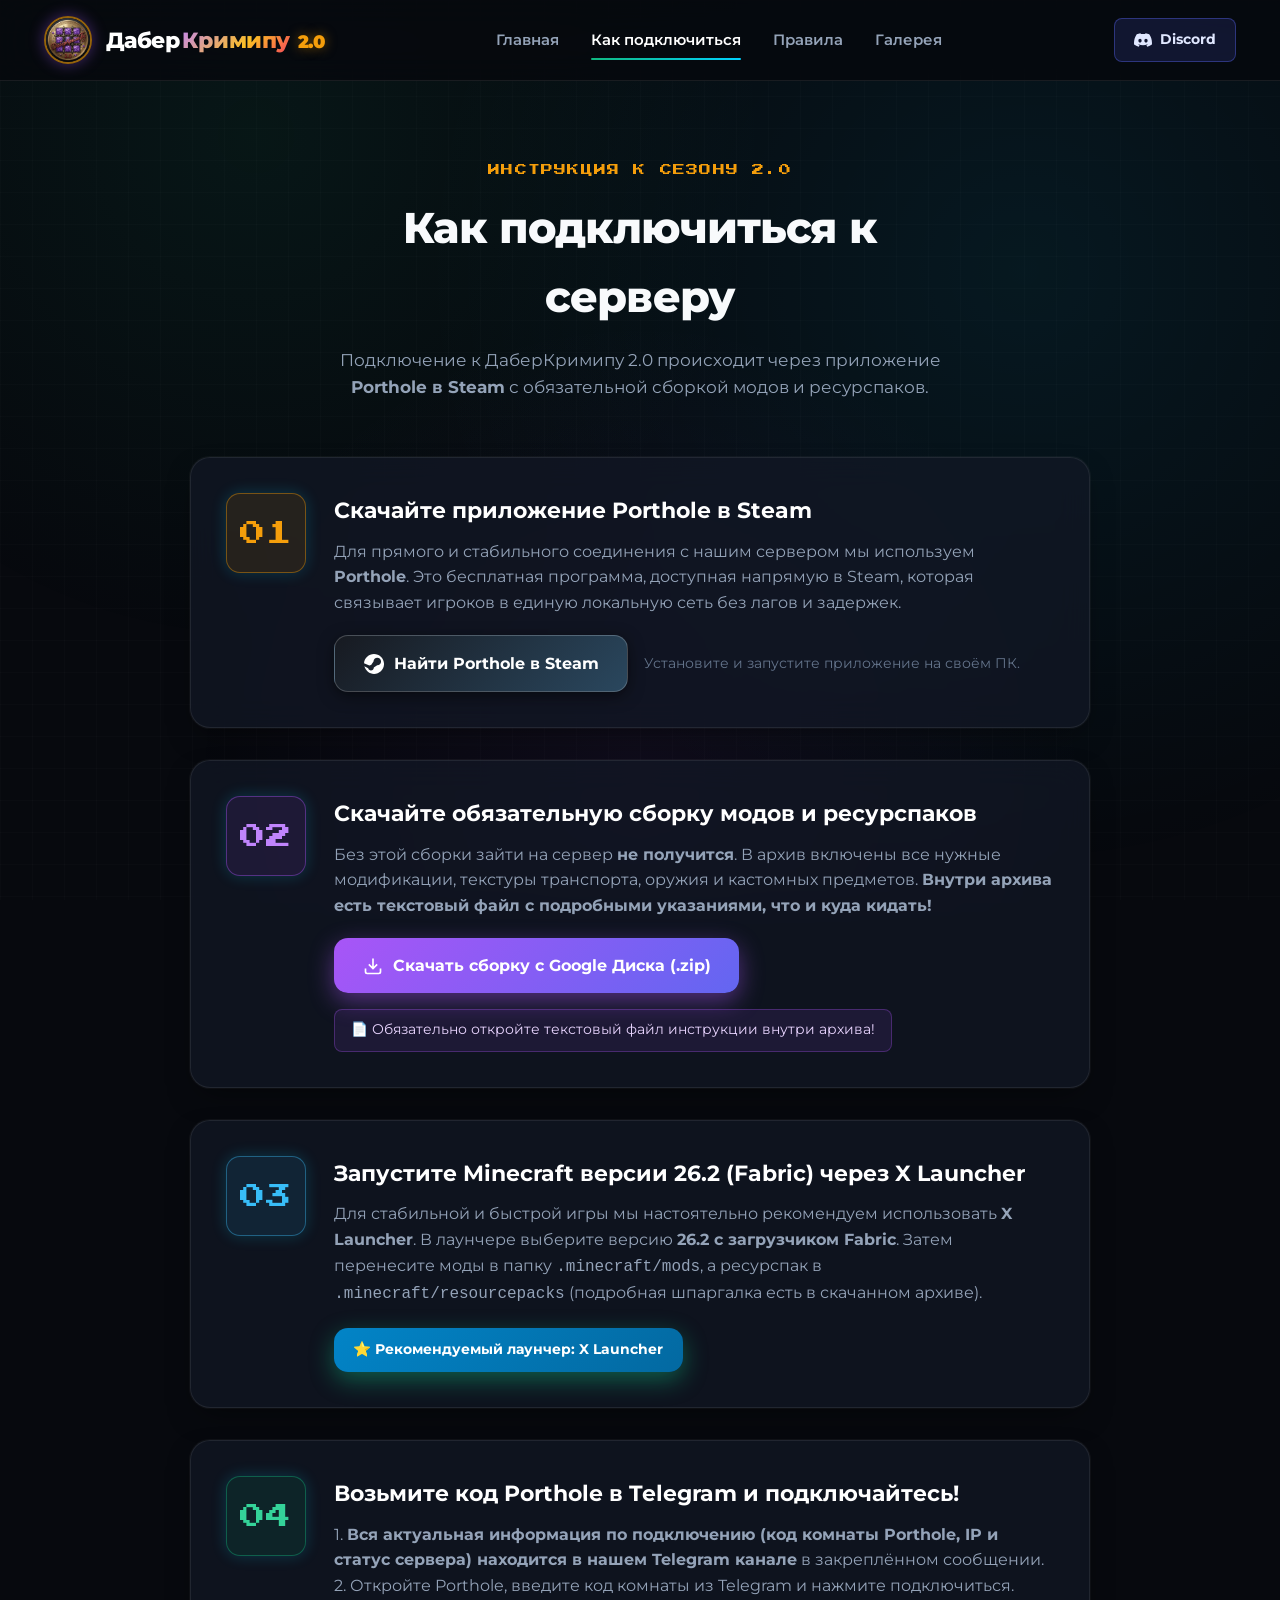
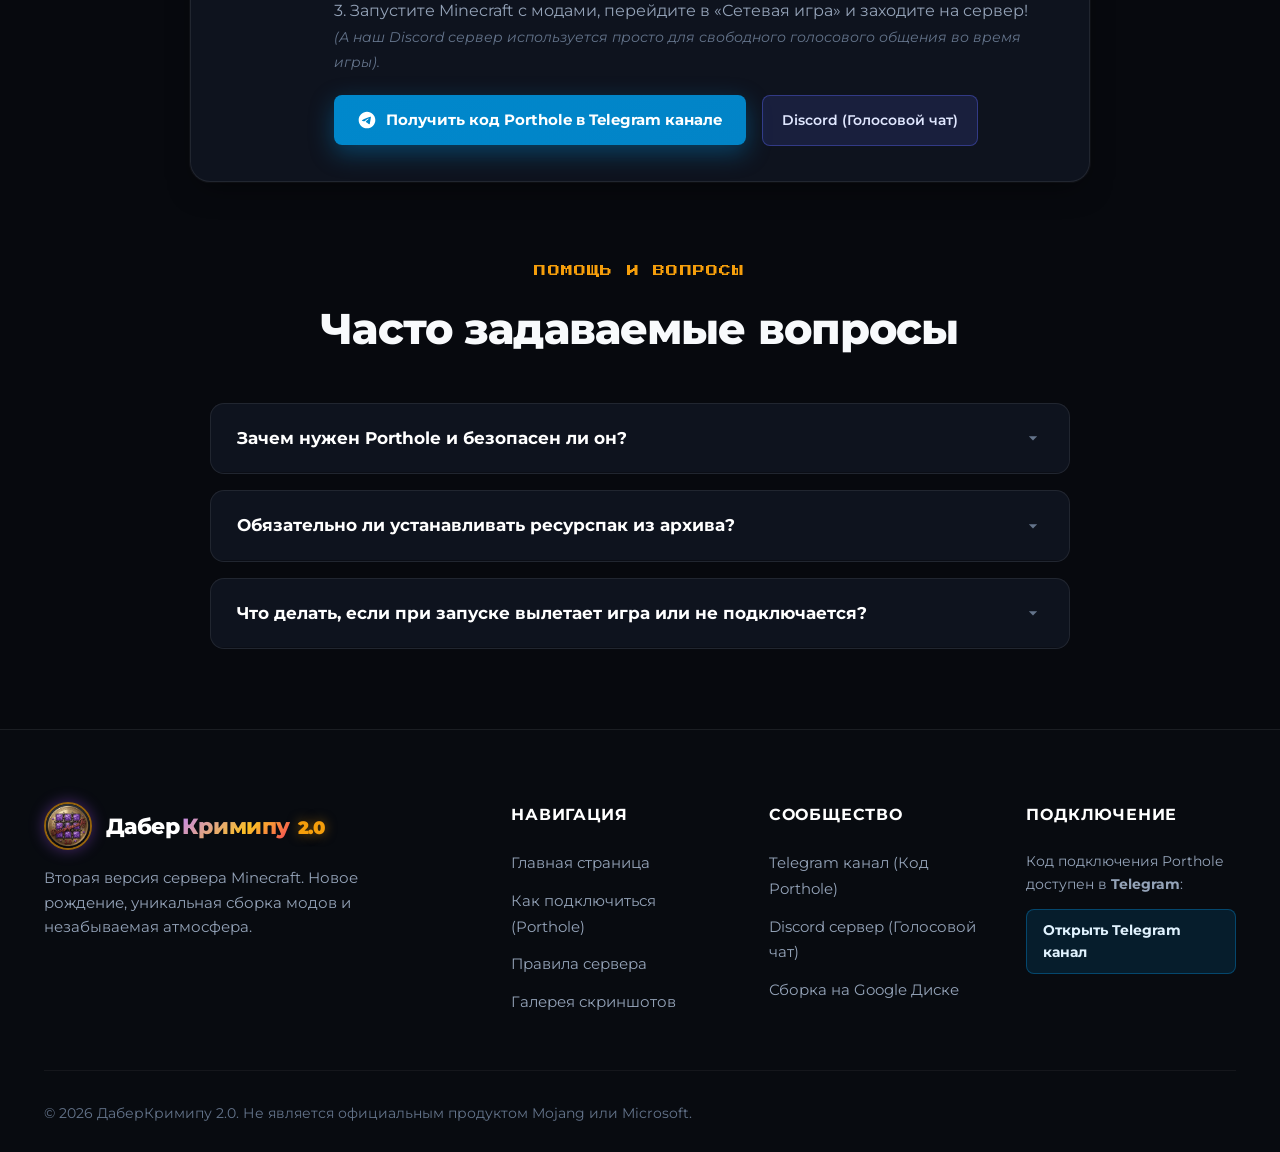
<file: pages/how-to-play.html>
<!DOCTYPE html>
<html lang="ru">
<head>
  <meta charset="UTF-8">
  <meta name="viewport" content="width=device-width, initial-scale=1.0">
  <title>Как подключиться к серверу — ДаберКримипу 2.0</title>
  <meta name="description" content="Пошаговая инструкция по подключению к серверу ДаберКримипу 2.0. Скачивание Porthole в Steam, сборка модов на Google Диске и Fabric 26.2.">
  
  <link rel="icon" type="image/jpeg" href="../assets/images/logo.jpg">
  <link rel="stylesheet" href="../assets/css/styles.css">
</head>
<body>

  <!-- ===================================================================
       ШАПКА САЙТА (HEADER / NAVBAR)
  =================================================================== -->
  <header class="site-header">
    <div class="container header-inner">
      <a href="../index.html" class="brand-logo">
        <img src="../assets/images/logo.jpg" alt="ДаберКримипу 2.0" class="brand-icon">
        <div class="brand-name">Дабер<span class="brand-highlight">Кримипу</span> <span class="brand-ver">2.0</span></div>
      </a>

      <nav class="nav-menu" id="navMenu">
        <a href="../index.html" class="nav-link">Главная</a>
        <a href="how-to-play.html" class="nav-link active">Как подключиться</a>
        <a href="rules.html" class="nav-link">Правила</a>
        <a href="gallery.html" class="nav-link">Галерея</a>
      </nav>

      <div class="header-actions">
        <a href="https://discord.gg/kkFQBQvndr" target="_blank" rel="noopener" class="btn-discord" style="padding: 0.65rem 1.2rem; font-size: 0.85rem; font-weight: 700; border-radius: var(--radius-sm); display: flex; align-items: center; gap: 0.5rem;">
          <svg width="18" height="18" viewBox="0 0 24 24" fill="currentColor">
            <path d="M20.317 4.37a19.791 19.791 0 0 0-4.885-1.515.074.074 0 0 0-.079.037c-.21.375-.444.864-.608 1.25a18.27 18.27 0 0 0-5.487 0 12.64 12.64 0 0 0-.617-1.25.077.077 0 0 0-.079-.037A19.736 19.736 0 0 0 3.677 4.37a.07.07 0 0 0-.032.027C.533 9.046-.32 13.58.099 18.057a.082.082 0 0 0 .031.057 19.9 19.9 0 0 0 5.993 3.03.078.078 0 0 0 .084-.028c.462-.63.874-1.295 1.226-1.994.021-.041.001-.09-.041-.106a13.107 13.107 0 0 1-1.872-.892.077.077 0 0 1-.008-.128 10.2 10.2 0 0 0 .372-.292.074.074 0 0 1 .077-.01c3.929 1.793 8.18 1.793 12.061 0a.074.074 0 0 1 .078.01c.12.098.246.198.373.292a.077.077 0 0 1-.006.127 12.299 12.299 0 0 1-1.873.893.077.077 0 0 0-.041.107c.36.698.772 1.362 1.225 1.993a.076.076 0 0 0 .084.028 19.839 19.839 0 0 0 6.002-3.03.077.077 0 0 0 .032-.054c.5-5.177-.838-9.674-3.549-13.66a.061.061 0 0 0-.031-.028zM8.02 15.33c-1.183 0-2.157-1.085-2.157-2.419 0-1.333.956-2.419 2.157-2.419 1.21 0 2.176 1.096 2.157 2.42 0 1.333-.956 2.418-2.157 2.418zm7.975 0c-1.183 0-2.157-1.085-2.157-2.419 0-1.333.955-2.419 2.157-2.419 1.21 0 2.176 1.096 2.157 2.42 0 1.333-.946 2.418-2.157 2.418z"/>
          </svg>
          Discord
        </a>

        <button class="mobile-toggle" aria-label="Открыть меню" aria-expanded="false">
          <span></span>
          <span></span>
          <span></span>
        </button>
      </div>
    </div>
  </header>

  <!-- ===================================================================
       ОСНОВНОЙ КОНТЕНТ (ИНСТРУКЦИЯ ПОДКЛЮЧЕНИЯ)
  =================================================================== -->
  <main class="section">
    <div class="container">
      <div class="section-header">
        <span class="section-tag" style="color: var(--gold);">ИНСТРУКЦИЯ К СЕЗОНУ 2.0</span>
        <h1 class="section-title">Как подключиться к серверу</h1>
        <p class="section-desc">
          Подключение к ДаберКримипу 2.0 происходит через приложение <strong>Porthole в Steam</strong> с обязательной сборкой модов и ресурспаков.
        </p>
      </div>

      <div class="steps-container">
        
        <!-- ШАГ 1: PORTHOLE В STEAM -->
        <div class="step-card">
          <div class="step-number" style="color: var(--gold); border-color: rgba(245, 158, 11, 0.4); background: rgba(245, 158, 11, 0.1);">01</div>
          <div class="step-content">
            <h3>Скачайте приложение Porthole в Steam</h3>
            <p>
              Для прямого и стабильного соединения с нашим сервером мы используем <strong>Porthole</strong>. 
              Это бесплатная программа, доступная напрямую в Steam, которая связывает игроков в единую локальную сеть без лагов и задержек.
            </p>
            <div class="step-actions">
              <a href="https://store.steampowered.com/search/?term=Porthole" target="_blank" rel="noopener" class="btn-primary" style="background: linear-gradient(135deg, #171a21, #2a475e); border: 1px solid rgba(255,255,255,0.2); box-shadow: 0 4px 15px rgba(0,0,0,0.5);">
                <svg width="20" height="20" viewBox="0 0 24 24" fill="currentColor">
                  <path d="M11.979 0C5.678 0 .511 4.86.022 11.037l6.432 2.658c.545-.371 1.203-.59 1.912-.59.063 0 .125.004.188.006l2.861-4.142V8.91c0-2.495 2.028-4.524 4.524-4.524 2.494 0 4.524 2.031 4.524 4.527s-2.03 4.525-4.524 4.525h-.105l-4.076 2.911c0 .052.005.105.005.159 0 1.875-1.515 3.396-3.39 3.396-1.635 0-3.016-1.173-3.331-2.727L.436 14.819C1.865 20.088 6.541 24 12.021 24c6.627 0 12-5.373 12-12S18.605 0 11.979 0z"/>
                </svg>
                Найти Porthole в Steam
              </a>
              <span style="font-size: 0.85rem; color: var(--text-muted); align-self: center;">
                Установите и запустите приложение на своём ПК.
              </span>
            </div>
          </div>
        </div>

        <!-- ШАГ 2: ОБЯЗАТЕЛЬНАЯ СБОРКА МОДОВ И РЕСУРСПАКОВ -->
        <div class="step-card">
          <div class="step-number" style="color: #c084fc; border-color: rgba(168, 85, 247, 0.4); background: rgba(168, 85, 247, 0.1);">02</div>
          <div class="step-content">
            <h3>Скачайте обязательную сборку модов и ресурспаков</h3>
            <p>
              Без этой сборки зайти на сервер <strong>не получится</strong>. В архив включены все нужные модификации, текстуры транспорта, оружия и кастомных предметов. 
              <strong>Внутри архива есть текстовый файл с подробными указаниями, что и куда кидать!</strong>
            </p>
            <div class="step-actions">
              <a href="https://drive.google.com/file/d/18PqqBYFJ3Ffp7dJQg8Y49mitR_ToLpa6/view?usp=drive_link" target="_blank" rel="noopener" class="btn-primary" style="background: linear-gradient(135deg, #a855f7, #6366f1); box-shadow: 0 8px 25px rgba(168, 85, 247, 0.45);">
                <svg width="20" height="20" viewBox="0 0 24 24" fill="none" stroke="currentColor" stroke-width="2">
                  <path d="M21 15v4a2 2 0 0 1-2 2H5a2 2 0 0 1-2-2v-4M7 10l5 5 5-5M12 15V3"/>
                </svg>
                Скачать сборку с Google Диска (.zip)
              </a>

              <div style="background: rgba(168, 85, 247, 0.1); border: 1px solid rgba(168, 85, 247, 0.3); border-radius: var(--radius-sm); padding: 0.6rem 1rem; font-size: 0.85rem; color: #e9d5ff; display: flex; align-items: center; gap: 0.5rem;">
                <span>📄 Обязательно откройте текстовый файл инструкции внутри архива!</span>
              </div>
            </div>
          </div>
        </div>

        <!-- ШАГ 3: ВЕРСИЯ ИГРЫ FABRIC 26.2 И X LAUNCHER -->
        <div class="step-card">
          <div class="step-number" style="color: #38bdf8; border-color: rgba(56, 189, 248, 0.4); background: rgba(56, 189, 248, 0.1);">03</div>
          <div class="step-content">
            <h3>Запустите Minecraft версии 26.2 (Fabric) через X Launcher</h3>
            <p>
              Для стабильной и быстрой игры мы настоятельно рекомендуем использовать <strong>X Launcher</strong>. 
              В лаунчере выберите версию <strong>26.2 с загрузчиком Fabric</strong>. 
              Затем перенесите моды в папку <code>.minecraft/mods</code>, а ресурспак в <code>.minecraft/resourcepacks</code> (подробная шпаргалка есть в скачанном архиве).
            </p>
            <div class="step-actions">
              <span class="btn-primary" style="background: linear-gradient(135deg, #0284c7, #0369a1); font-size: 0.9rem; padding: 0.65rem 1.2rem; cursor: default;">
                ⭐ Рекомендуемый лаунчер: X Launcher
              </span>
            </div>
          </div>
        </div>

        <!-- ШАГ 4: ВХОД ЧЕРЕЗ PORTHOLE И ИГРА -->
        <div class="step-card">
          <div class="step-number" style="color: #34d399; border-color: rgba(16, 185, 129, 0.4); background: rgba(16, 185, 129, 0.1);">04</div>
          <div class="step-content">
            <h3>Возьмите код Porthole в Telegram и подключайтесь!</h3>
            <p>
              1. <strong>Вся актуальная информация по подключению (код комнаты Porthole, IP и статус сервера) находится в нашем Telegram канале</strong> в закреплённом сообщении.<br>
              2. Откройте Porthole, введите код комнаты из Telegram и нажмите подключиться.<br>
              3. Запустите Minecraft с модами, перейдите в «Сетевая игра» и заходите на сервер!<br>
              <em style="color: var(--text-muted); font-size: 0.9rem;">(А наш Discord сервер используется просто для свободного голосового общения во время игры).</em>
            </p>
            <div class="step-actions">
              <a href="https://t.me/+4mJLfKfZxhpmYTU8" target="_blank" rel="noopener" class="btn-primary" style="background: linear-gradient(135deg, #0088cc, #0284c7); padding: 0.8rem 1.4rem; border-radius: var(--radius-sm); font-size: 0.95rem; font-weight: 700; display: inline-flex; align-items: center; gap: 0.6rem; box-shadow: 0 8px 25px rgba(0, 136, 204, 0.4);">
                <svg width="20" height="20" viewBox="0 0 24 24" fill="currentColor">
                  <path d="M12 2C6.48 2 2 6.48 2 12s4.48 10 10 10 10-4.48 10-10S17.52 2 12 2zm4.64 6.8c-.15 1.58-.8 5.42-1.13 7.19-.14.75-.42 1-.68 1.03-.58.05-1.02-.38-1.58-.75-.88-.58-1.38-.94-2.23-1.5-.99-.65-.35-1.01.22-1.59.15-.15 2.71-2.48 2.76-2.69a.2.2 0 0 0-.05-.18c-.06-.05-.14-.03-.21-.02-.09.02-1.49.95-4.22 2.79-.4.27-.76.41-1.08.4-.36-.01-1.04-.2-1.55-.37-.63-.2-1.12-.31-1.08-.66.02-.18.27-.36.74-.55 2.92-1.27 4.86-2.11 5.83-2.52 2.77-1.17 3.35-1.37 3.73-1.38.08 0 .27.02.39.12.1.08.13.19.14.27-.01.06.01.24 0 .38z"/>
                </svg>
                <span>Получить код Porthole в Telegram канале</span>
              </a>

              <a href="https://discord.gg/kkFQBQvndr" target="_blank" rel="noopener" class="btn-discord" style="padding: 0.8rem 1.2rem; border-radius: var(--radius-sm); font-size: 0.9rem; font-weight: 600;">
                Discord (Голосовой чат)
              </a>
            </div>
          </div>
        </div>

      </div>

      <!-- FAQ ПО ПОДКЛЮЧЕНИЮ -->
      <div style="max-width: 900px; margin: 5rem auto 0;">
        <div class="section-header" style="margin-bottom: 2.5rem;">
          <span class="section-tag" style="color: var(--gold);">ПОМОЩЬ И ВОПРОСЫ</span>
          <h2 class="section-title">Часто задаваемые вопросы</h2>
        </div>

        <div class="rules-list">
          <div class="rule-accordion-item">
            <div class="rule-header">
              <div class="rule-title-group">
                <span class="rule-title">Зачем нужен Porthole и безопасен ли он?</span>
              </div>
              <svg class="accordion-arrow" viewBox="0 0 24 24"><path d="M7 10l5 5 5-5z"/></svg>
            </div>
            <div class="rule-body">
              <div class="rule-body-content">
                Porthole — это официальное программное обеспечение из цифрового магазина Steam. Оно создаёт защищённый прямой сетевой туннель между игроками и сервером, устраняя проблемы с динамическими IP, блокировками портов и обеспечивая отличный пинг. Это на 100% безопасно и бесплатно!
              </div>
            </div>
          </div>

          <div class="rule-accordion-item">
            <div class="rule-header">
              <div class="rule-title-group">
                <span class="rule-title">Обязательно ли устанавливать ресурспак из архива?</span>
              </div>
              <svg class="accordion-arrow" viewBox="0 0 24 24"><path d="M7 10l5 5 5-5z"/></svg>
            </div>
            <div class="rule-body">
              <div class="rule-body-content">
                Да, ресурспак строго обязателен! Без него кастомные предметы, автомобили, оружие и элементы декораций будут отображаться в виде чёрно-фиолетовых шахматных квадратов («missing textures»).
              </div>
            </div>
          </div>

          <div class="rule-accordion-item">
            <div class="rule-header">
              <div class="rule-title-group">
                <span class="rule-title">Что делать, если при запуске вылетает игра или не подключается?</span>
              </div>
              <svg class="accordion-arrow" viewBox="0 0 24 24"><path d="M7 10l5 5 5-5z"/></svg>
            </div>
            <div class="rule-body">
              <div class="rule-body-content">
                1. Проверьте, что в <strong>X Launcher</strong> выбрана версия 26.2 Fabric.<br>
                2. Очистите папку <code>mods</code> от старых модов и закиньте только моды из нашего архива с Google Диска.<br>
                3. Убедитесь, что Porthole запущен и подключен к нужной комнате.<br>
                4. Если что-то не получается — <strong>напишите прямо в чат нашего Telegram канала</strong> (ссылка в шапке), там мы сразу поможем разобраться и настроить!
              </div>
            </div>
          </div>
        </div>
      </div>

    </div>
  </main>

  <!-- ===================================================================
       ПОДВАЛ САЙТА (FOOTER)
  =================================================================== -->
  <footer class="site-footer">
    <div class="container">
      <div class="footer-top">
        <div class="footer-brand">
          <a href="../index.html" class="brand-logo">
            <img src="../assets/images/logo.jpg" alt="ДаберКримипу 2.0" class="brand-icon">
            <div class="brand-name">Дабер<span class="brand-highlight">Кримипу</span> <span class="brand-ver">2.0</span></div>
          </a>
          <p>
            Вторая версия сервера Minecraft. Новое рождение, уникальная сборка модов и незабываемая атмосфера.
          </p>
        </div>

        <div>
          <h4 class="footer-title">Навигация</h4>
          <ul class="footer-links">
            <li><a href="../index.html">Главная страница</a></li>
            <li><a href="how-to-play.html">Как подключиться (Porthole)</a></li>
            <li><a href="rules.html">Правила сервера</a></li>
            <li><a href="gallery.html">Галерея скриншотов</a></li>
          </ul>
        </div>

        <div>
          <h4 class="footer-title">Сообщество</h4>
          <ul class="footer-links">
            <li><a href="https://t.me/+4mJLfKfZxhpmYTU8" target="_blank" rel="noopener">Telegram канал (Код Porthole)</a></li>
            <li><a href="https://discord.gg/kkFQBQvndr" target="_blank" rel="noopener">Discord сервер (Голосовой чат)</a></li>
            <li><a href="https://drive.google.com/file/d/18PqqBYFJ3Ffp7dJQg8Y49mitR_ToLpa6/view?usp=drive_link" target="_blank" rel="noopener">Сборка на Google Диске</a></li>
          </ul>
        </div>

        <div>
          <h4 class="footer-title">Подключение</h4>
          <p style="color: var(--text-secondary); font-size: 0.9rem; margin-bottom: 0.8rem;">
            Код подключения Porthole доступен в <strong>Telegram</strong>:
          </p>
          <a href="https://t.me/+4mJLfKfZxhpmYTU8" target="_blank" rel="noopener" class="btn-telegram" style="padding: 0.6rem 1rem; border-radius: var(--radius-sm); font-size: 0.85rem; font-weight: 700; display: inline-flex; align-items: center; gap: 0.5rem;">
            <span>Открыть Telegram канал</span>
          </a>
        </div>
      </div>

      <div class="footer-bottom">
        <div class="disclaimer">
          © 2026 ДаберКримипу 2.0. Не является официальным продуктом Mojang или Microsoft.
        </div>
      </div>
    </div>
  </footer>

  <script src="../assets/js/main.js"></script>
</body>
</html>
</file>
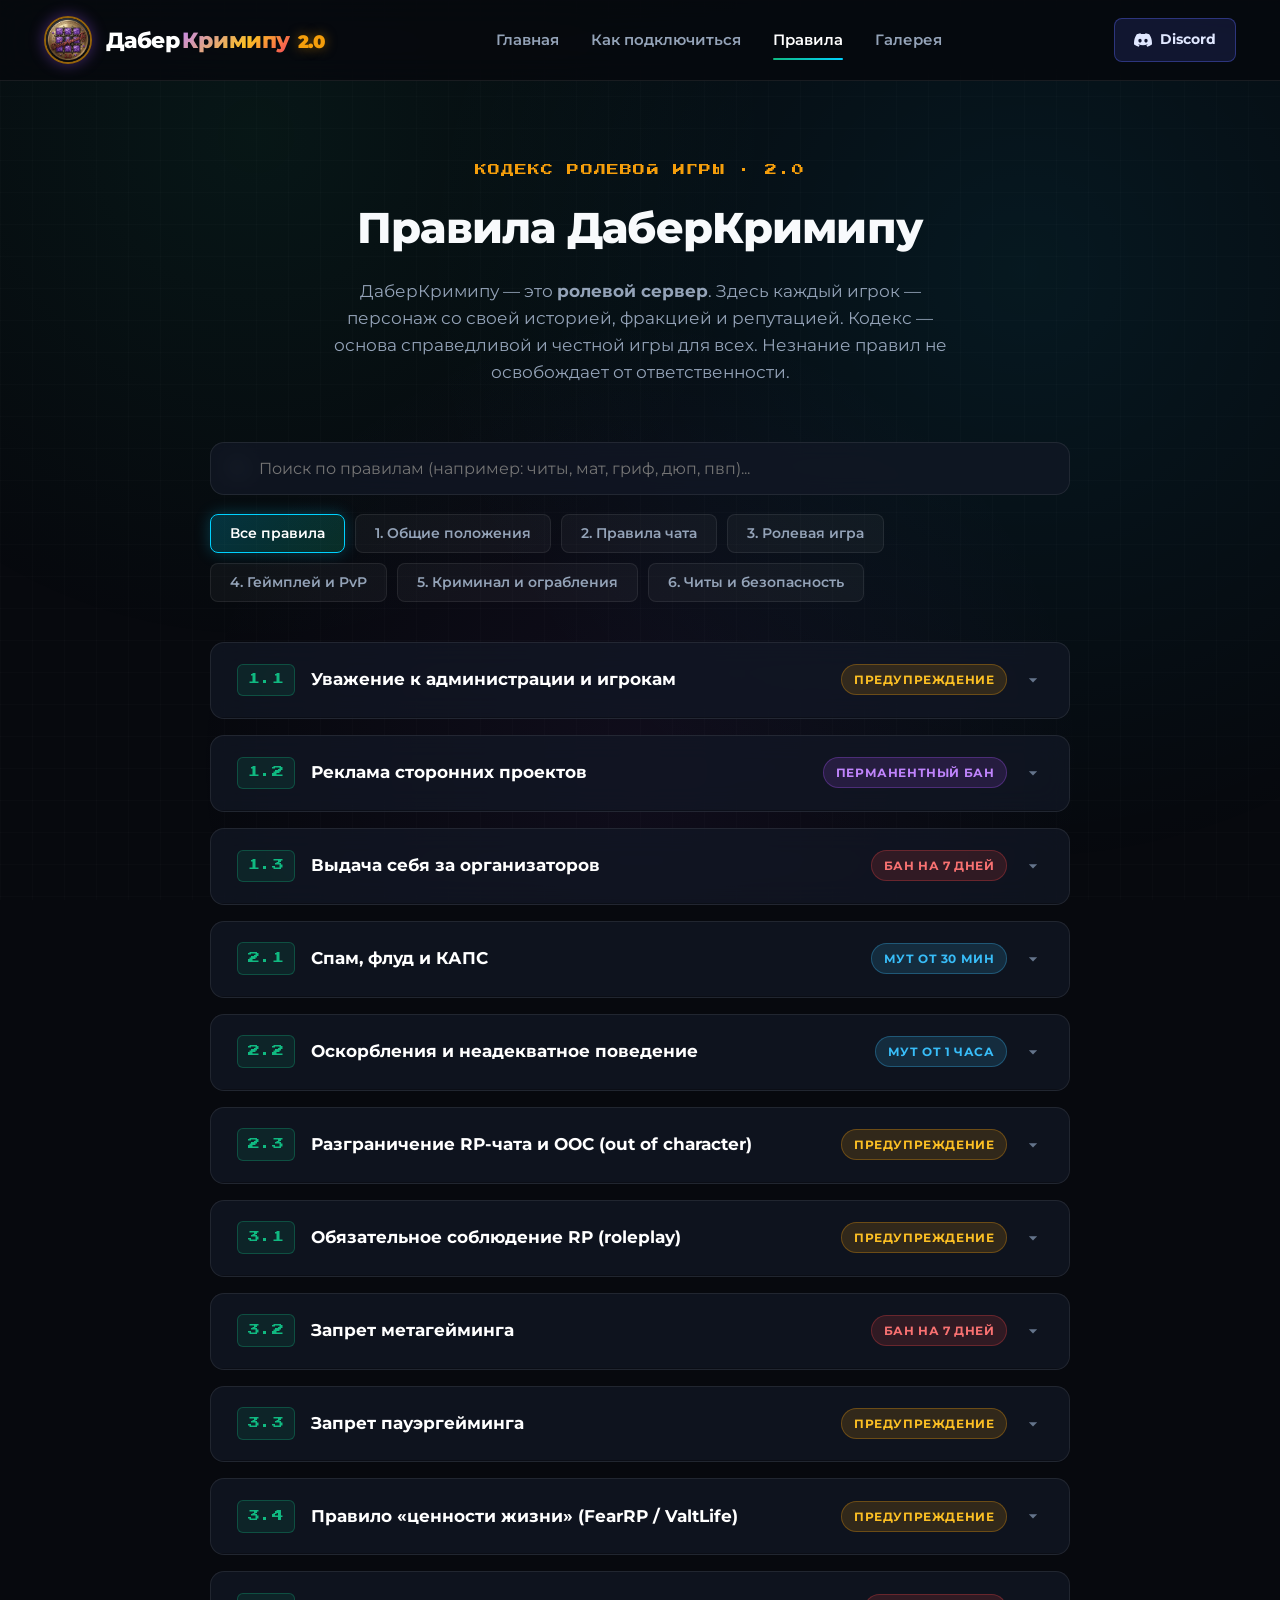
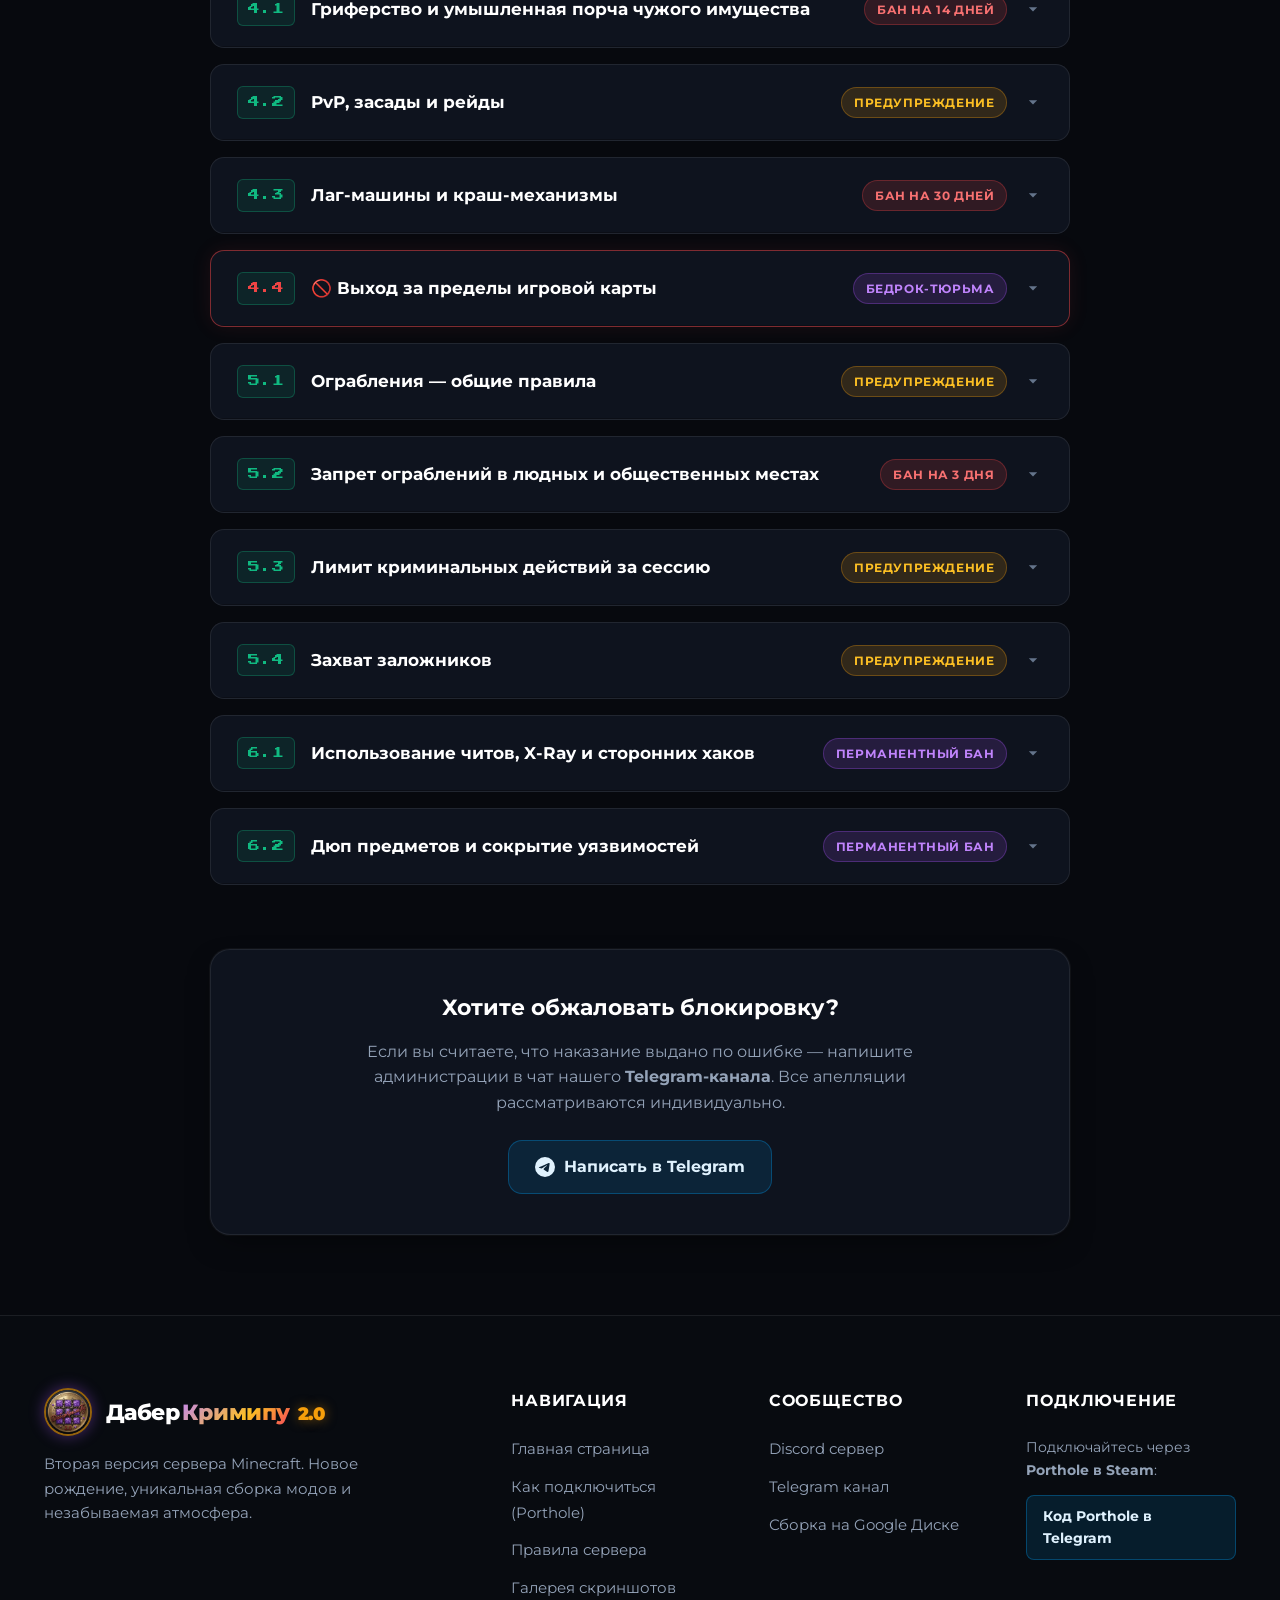
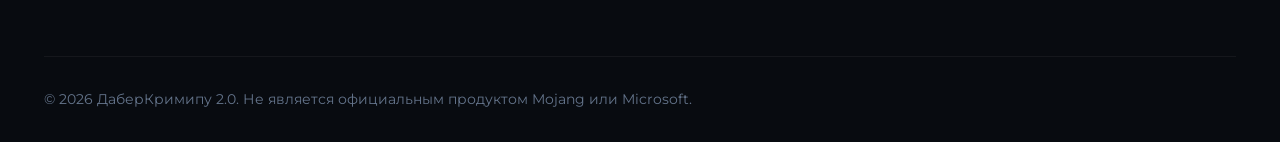
<file: pages/rules.html>
<!DOCTYPE html>
<html lang="ru">
<head>
  <meta charset="UTF-8">
  <meta name="viewport" content="width=device-width, initial-scale=1.0">
  <title>Правила сервера — ДаберКримипу 2.0</title>
  <meta name="description" content="Свод правил сервера ДаберКримипу 2.0: поведение в чате, игровой процесс, безопасность, защита от гриферства и система наказаний.">
  
  <link rel="icon" type="image/jpeg" href="../assets/images/logo.jpg">
  <link rel="stylesheet" href="../assets/css/styles.css">
</head>
<body>

  <!-- ===================================================================
       ШАПКА САЙТА (HEADER / NAVBAR)
  =================================================================== -->
  <header class="site-header">
    <div class="container header-inner">
      <a href="../index.html" class="brand-logo">
        <img src="../assets/images/logo.jpg" alt="ДаберКримипу 2.0" class="brand-icon">
        <div class="brand-name">Дабер<span class="brand-highlight">Кримипу</span> <span class="brand-ver">2.0</span></div>
      </a>

      <nav class="nav-menu" id="navMenu">
        <a href="../index.html" class="nav-link">Главная</a>
        <a href="how-to-play.html" class="nav-link">Как подключиться</a>
        <a href="rules.html" class="nav-link active">Правила</a>
        <a href="gallery.html" class="nav-link">Галерея</a>
      </nav>

      <div class="header-actions">
        <a href="https://discord.gg/kkFQBQvndr" target="_blank" rel="noopener" class="btn-discord" style="padding: 0.65rem 1.2rem; font-size: 0.85rem; font-weight: 700; border-radius: var(--radius-sm); display: flex; align-items: center; gap: 0.5rem;">
          <svg width="18" height="18" viewBox="0 0 24 24" fill="currentColor">
            <path d="M20.317 4.37a19.791 19.791 0 0 0-4.885-1.515.074.074 0 0 0-.079.037c-.21.375-.444.864-.608 1.25a18.27 18.27 0 0 0-5.487 0 12.64 12.64 0 0 0-.617-1.25.077.077 0 0 0-.079-.037A19.736 19.736 0 0 0 3.677 4.37a.07.07 0 0 0-.032.027C.533 9.046-.32 13.58.099 18.057a.082.082 0 0 0 .031.057 19.9 19.9 0 0 0 5.993 3.03.078.078 0 0 0 .084-.028c.462-.63.874-1.295 1.226-1.994.021-.041.001-.09-.041-.106a13.107 13.107 0 0 1-1.872-.892.077.077 0 0 1-.008-.128 10.2 10.2 0 0 0 .372-.292.074.074 0 0 1 .077-.01c3.929 1.793 8.18 1.793 12.061 0a.074.074 0 0 1 .078.01c.12.098.246.198.373.292a.077.077 0 0 1-.006.127 12.299 12.299 0 0 1-1.873.893.077.077 0 0 0-.041.107c.36.698.772 1.362 1.225 1.993a.076.076 0 0 0 .084.028 19.839 19.839 0 0 0 6.002-3.03.077.077 0 0 0 .032-.054c.5-5.177-.838-9.674-3.549-13.66a.061.061 0 0 0-.031-.028zM8.02 15.33c-1.183 0-2.157-1.085-2.157-2.419 0-1.333.956-2.419 2.157-2.419 1.21 0 2.176 1.096 2.157 2.42 0 1.333-.956 2.418-2.157 2.418zm7.975 0c-1.183 0-2.157-1.085-2.157-2.419 0-1.333.955-2.419 2.157-2.419 1.21 0 2.176 1.096 2.157 2.42 0 1.333-.946 2.418-2.157 2.418z"/>
          </svg>
          Discord
        </a>

        <button class="mobile-toggle" aria-label="Открыть меню" aria-expanded="false">
          <span></span>
          <span></span>
          <span></span>
        </button>
      </div>
    </div>
  </header>

  <!-- ===================================================================
       ОСНОВНОЙ КОНТЕНТ (ПРАВИЛА)
  =================================================================== -->
  <main class="section">
    <div class="container">
      <div class="section-header">
        <span class="section-tag" style="color: var(--gold);">КОДЕКС РОЛЕВОЙ ИГРЫ · 2.0</span>
        <h1 class="section-title">Правила ДаберКримипу</h1>
        <p class="section-desc">
          ДаберКримипу — это <strong>ролевой сервер</strong>. Здесь каждый игрок — персонаж со своей историей, фракцией и репутацией. Кодекс — основа справедливой и честной игры для всех. Незнание правил не освобождает от ответственности.
        </p>
      </div>

      <!-- Поиск и Фильтр категорий -->
      <div class="rules-controls">
        <div class="rules-search-wrapper">
          <svg class="search-icon" viewBox="0 0 24 24" fill="none" stroke="currentColor" stroke-width="2">
            <circle cx="11" cy="11" r="8"></circle>
            <line x1="21" y1="21" x2="16.65" y2="16.65"></line>
          </svg>
          <input type="text" class="rules-search-input" placeholder="Поиск по правилам (например: читы, мат, гриф, дюп, пвп)...">
        </div>

        <div class="category-tabs">
          <button class="category-tab active" data-category="all">Все правила</button>
          <button class="category-tab" data-category="general">1. Общие положения</button>
          <button class="category-tab" data-category="chat">2. Правила чата</button>
          <button class="category-tab" data-category="rp">3. Ролевая игра</button>
          <button class="category-tab" data-category="gameplay">4. Геймплей и PvP</button>
          <button class="category-tab" data-category="crime">5. Криминал и ограбления</button>
          <button class="category-tab" data-category="security">6. Читы и безопасность</button>
        </div>
      </div>

      <!-- Интерактивный список правил -->
      <div class="rules-list">

        <!-- ===== 1. ОБЩИЕ ПОЛОЖЕНИЯ ===== -->
        <div class="rule-accordion-item" data-category="general">
          <div class="rule-header">
            <div class="rule-title-group">
              <span class="rule-index">1.1</span>
              <span class="rule-title">Уважение к администрации и игрокам</span>
            </div>
            <span class="rule-badge badge-warn">Предупреждение</span>
            <svg class="accordion-arrow" viewBox="0 0 24 24"><path d="M7 10l5 5 5-5z"/></svg>
          </div>
          <div class="rule-body">
            <div class="rule-body-content">
              Запрещены публичные провокации, травля, токсичное поведение, разжигание розни и оскорбления участников сообщества в игре, Discord и Telegram. Помни: ты играешь персонажем, но за экраном — живой человек.
              <div class="rule-penalty">
                Наказание: Предупреждение → Мут от 2 часов до 1 суток при повторе.
              </div>
            </div>
          </div>
        </div>

        <div class="rule-accordion-item" data-category="general">
          <div class="rule-header">
            <div class="rule-title-group">
              <span class="rule-index">1.2</span>
              <span class="rule-title">Реклама сторонних проектов</span>
            </div>
            <span class="rule-badge badge-perm">Перманентный бан</span>
            <svg class="accordion-arrow" viewBox="0 0 24 24"><path d="M7 10l5 5 5-5z"/></svg>
          </div>
          <div class="rule-body">
            <div class="rule-body-content">
              Запрещено распространение ссылок на другие сервера Minecraft, вредоносные сайты или несогласованные ресурсы в любом виде.
              <div class="rule-penalty">
                Наказание: Перманентный бан без права амнистии.
              </div>
            </div>
          </div>
        </div>

        <div class="rule-accordion-item" data-category="general">
          <div class="rule-header">
            <div class="rule-title-group">
              <span class="rule-index">1.3</span>
              <span class="rule-title">Выдача себя за организаторов</span>
            </div>
            <span class="rule-badge badge-ban">Бан на 7 дней</span>
            <svg class="accordion-arrow" viewBox="0 0 24 24"><path d="M7 10l5 5 5-5z"/></svg>
          </div>
          <div class="rule-body">
            <div class="rule-body-content">
              Запрещено вводить участников в заблуждение, выдавая себя за создателей или модераторов проекта ДаберКримипу.
              <div class="rule-penalty">
                Наказание: Блокировка от 7 до 30 дней.
              </div>
            </div>
          </div>
        </div>

        <!-- ===== 2. ПРАВИЛА ЧАТА ===== -->
        <div class="rule-accordion-item" data-category="chat">
          <div class="rule-header">
            <div class="rule-title-group">
              <span class="rule-index">2.1</span>
              <span class="rule-title">Спам, флуд и КАПС</span>
            </div>
            <span class="rule-badge badge-mute">Мут от 30 мин</span>
            <svg class="accordion-arrow" viewBox="0 0 24 24"><path d="M7 10l5 5 5-5z"/></svg>
          </div>
          <div class="rule-body">
            <div class="rule-body-content">
              Запрещена отправка повторяющихся сообщений, бессмысленных символов, флуд командами и злоупотребление CAPS LOCK.
              <div class="rule-penalty">
                Наказание: Мут чата от 30 минут до 3 часов.
              </div>
            </div>
          </div>
        </div>

        <div class="rule-accordion-item" data-category="chat">
          <div class="rule-header">
            <div class="rule-title-group">
              <span class="rule-index">2.2</span>
              <span class="rule-title">Оскорбления и неадекватное поведение</span>
            </div>
            <span class="rule-badge badge-mute">Мут от 1 часа</span>
            <svg class="accordion-arrow" viewBox="0 0 24 24"><path d="M7 10l5 5 5-5z"/></svg>
          </div>
          <div class="rule-body">
            <div class="rule-body-content">
              Запрещены прямые оскорбления родственников, переход на личности и деструктивное поведение в голосовом и текстовом чатах.
              <div class="rule-penalty">
                Наказание: Мут от 1 до 12 часов.
              </div>
            </div>
          </div>
        </div>

        <div class="rule-accordion-item" data-category="chat">
          <div class="rule-header">
            <div class="rule-title-group">
              <span class="rule-index">2.3</span>
              <span class="rule-title">Разграничение RP-чата и OOC (out of character)</span>
            </div>
            <span class="rule-badge badge-warn">Предупреждение</span>
            <svg class="accordion-arrow" viewBox="0 0 24 24"><path d="M7 10l5 5 5-5z"/></svg>
          </div>
          <div class="rule-body">
            <div class="rule-body-content">
              Весь текст в игровом чате считается репликой персонажа (IC — in character). Для внеигрового общения используй скобки: <strong>(( сообщение ))</strong>. Смешивать IC и OOC без маркировки — запрещено.
              <div class="rule-penalty">
                Наказание: Предупреждение → Мут при систематическом нарушении.
              </div>
            </div>
          </div>
        </div>

        <!-- ===== 3. РОЛЕВАЯ ИГРА ===== -->
        <div class="rule-accordion-item" data-category="rp">
          <div class="rule-header">
            <div class="rule-title-group">
              <span class="rule-index">3.1</span>
              <span class="rule-title">Обязательное соблюдение RP (roleplay)</span>
            </div>
            <span class="rule-badge badge-warn">Предупреждение</span>
            <svg class="accordion-arrow" viewBox="0 0 24 24"><path d="M7 10l5 5 5-5z"/></svg>
          </div>
          <div class="rule-body">
            <div class="rule-body-content">
              Каждый участник обязан отыгрывать своего персонажа. Запрещено выходить из роли (break character) посреди активного RP-сценария без уважительной причины. Исключения: технические неполадки, реальная необходимость.
              <div class="rule-penalty">
                Наказание: Устное предупреждение → При систематическом нарушении — временный бан от 3 дней.
              </div>
            </div>
          </div>
        </div>

        <div class="rule-accordion-item" data-category="rp">
          <div class="rule-header">
            <div class="rule-title-group">
              <span class="rule-index">3.2</span>
              <span class="rule-title">Запрет метагейминга</span>
            </div>
            <span class="rule-badge badge-ban">Бан на 7 дней</span>
            <svg class="accordion-arrow" viewBox="0 0 24 24"><path d="M7 10l5 5 5-5z"/></svg>
          </div>
          <div class="rule-body">
            <div class="rule-body-content">
              Метагейминг — использование информации, которую твой персонаж не мог знать по сюжету (из Discord, Telegram, стримов и т.п.). Запрещено. Играй только тем, что узнал внутри RP.
              <div class="rule-penalty">
                Наказание: Бан от 7 дней. При грубом нарушении — Перманентный.
              </div>
            </div>
          </div>
        </div>

        <div class="rule-accordion-item" data-category="rp">
          <div class="rule-header">
            <div class="rule-title-group">
              <span class="rule-index">3.3</span>
              <span class="rule-title">Запрет пауэргейминга</span>
            </div>
            <span class="rule-badge badge-warn">Предупреждение</span>
            <svg class="accordion-arrow" viewBox="0 0 24 24"><path d="M7 10l5 5 5-5z"/></svg>
          </div>
          <div class="rule-body">
            <div class="rule-body-content">
              Пауэргейминг — навязывание другому игроку действий или исходов без его согласия (например: «Я тебя обезоружил, ты ничего не можешь сделать»). Все RP-действия, влияющие на чужого персонажа, оговариваются заранее или описываются как попытка, а не факт.
              <div class="rule-penalty">
                Наказание: Предупреждение → Бан на 3 дня при рецидиве.
              </div>
            </div>
          </div>
        </div>

        <div class="rule-accordion-item" data-category="rp">
          <div class="rule-header">
            <div class="rule-title-group">
              <span class="rule-index">3.4</span>
              <span class="rule-title">Правило «ценности жизни» (FearRP / ValtLife)</span>
            </div>
            <span class="rule-badge badge-warn">Предупреждение</span>
            <svg class="accordion-arrow" viewBox="0 0 24 24"><path d="M7 10l5 5 5-5z"/></svg>
          </div>
          <div class="rule-body">
            <div class="rule-body-content">
              Твой персонаж ценит свою жизнь. Нельзя вести себя безрассудно, когда тебя держат под прицелом или в явно безвыходной ситуации. Самоубийство персонажа ради избежания RP-последствий — запрещено (FearRP).
              <div class="rule-penalty">
                Наказание: Предупреждение → Временный бан при систематическом игнорировании.
              </div>
            </div>
          </div>
        </div>

        <!-- ===== 4. ГЕЙМПЛЕЙ И PVP ===== -->
        <div class="rule-accordion-item" data-category="gameplay">
          <div class="rule-header">
            <div class="rule-title-group">
              <span class="rule-index">4.1</span>
              <span class="rule-title">Гриферство и умышленная порча чужого имущества</span>
            </div>
            <span class="rule-badge badge-ban">Бан на 14 дней</span>
            <svg class="accordion-arrow" viewBox="0 0 24 24"><path d="M7 10l5 5 5-5z"/></svg>
          </div>
          <div class="rule-body">
            <div class="rule-body-content">
              Запрещено разрушение чужих построек, воровство из незаприваченных сундуков без сценарного обоснования, залив лавой и уничтожение чужого транспорта. Все действия логируются и откатываются.
              <div class="rule-penalty">
                Наказание: Откат действий + Бан от 14 дней до Перманентного.
              </div>
            </div>
          </div>
        </div>

        <div class="rule-accordion-item" data-category="gameplay">
          <div class="rule-header">
            <div class="rule-title-group">
              <span class="rule-index">4.2</span>
              <span class="rule-title">PvP, засады и рейды</span>
            </div>
            <span class="rule-badge badge-warn">Предупреждение</span>
            <svg class="accordion-arrow" viewBox="0 0 24 24"><path d="M7 10l5 5 5-5z"/></svg>
          </div>
          <div class="rule-body">
            <div class="rule-body-content">
              Боевые столкновения — часть RP! Однако запрещено убивать без RP-обоснования (Deathmatching), атаковать новичков на спауне и нападать в официально объявленных мирных зонах без особого сценария.
              <div class="rule-penalty">
                Наказание: Возврат потерянного лута пострадавшему + Временный бан при рецидиве.
              </div>
            </div>
          </div>
        </div>

        <div class="rule-accordion-item" data-category="gameplay">
          <div class="rule-header">
            <div class="rule-title-group">
              <span class="rule-index">4.3</span>
              <span class="rule-title">Лаг-машины и краш-механизмы</span>
            </div>
            <span class="rule-badge badge-ban">Бан на 30 дней</span>
            <svg class="accordion-arrow" viewBox="0 0 24 24"><path d="M7 10l5 5 5-5z"/></svg>
          </div>
          <div class="rule-body">
            <div class="rule-body-content">
              Запрещено создание механизмов, преднамеренно снижающих производительность сервера, дроп-петель и перегружающих чанки структур.
              <div class="rule-penalty">
                Наказание: Удаление схемы + Бан на 30 дней.
              </div>
            </div>
          </div>
        </div>

        <!-- ===== ВАЖНОЕ ПРАВИЛО: ВЫХОД ЗА КАРТУ ===== -->
        <div class="rule-accordion-item" data-category="gameplay" style="border-color: rgba(239, 68, 68, 0.5); box-shadow: 0 0 20px rgba(239, 68, 68, 0.1);">
          <div class="rule-header">
            <div class="rule-title-group">
              <span class="rule-index" style="color: #ef4444;">4.4</span>
              <span class="rule-title">🚫 Выход за пределы игровой карты</span>
            </div>
            <span class="rule-badge badge-perm">Бедрок-тюрьма</span>
            <svg class="accordion-arrow" viewBox="0 0 24 24"><path d="M7 10l5 5 5-5z"/></svg>
          </div>
          <div class="rule-body">
            <div class="rule-body-content">
              Покидать официальные границы карты <strong>строго запрещено</strong> — любым способом (глитч, полёт, телепорт и т.п.). Мир за границей не является частью RP-вселенной ДаберКримипу и намеренно не поддерживается.
              <div class="rule-penalty" style="background: rgba(239, 68, 68, 0.12); border-left-color: #ef4444; color: #fca5a5;">
                ⛏️ Наказание: <strong>Бедрок-тюрьма</strong> — нарушитель помещается в изолированную камеру из бедрока без возможности выбраться самостоятельно. Срок определяет администрация (от нескольких часов до перманентного заключения).
              </div>
            </div>
          </div>
        </div>

        <!-- ===== 5. КРИМИНАЛ И ОГРАБЛЕНИЯ ===== -->
        <div class="rule-accordion-item" data-category="crime">
          <div class="rule-header">
            <div class="rule-title-group">
              <span class="rule-index">5.1</span>
              <span class="rule-title">Ограбления — общие правила</span>
            </div>
            <span class="rule-badge badge-warn">Предупреждение</span>
            <svg class="accordion-arrow" viewBox="0 0 24 24"><path d="M7 10l5 5 5-5z"/></svg>
          </div>
          <div class="rule-body">
            <div class="rule-body-content">
              Ограбления — законная часть RP. Однако они должны быть обыграны, а не выполнены «в тишине». Перед ограблением обязателен RP-диалог: угроза, требование и возможность жертвы отреагировать.
              <div class="rule-penalty">
                Наказание: Возврат имущества + Предупреждение при нарушении RP-процедуры.
              </div>
            </div>
          </div>
        </div>

        <div class="rule-accordion-item" data-category="crime">
          <div class="rule-header">
            <div class="rule-title-group">
              <span class="rule-index">5.2</span>
              <span class="rule-title">Запрет ограблений в людных и общественных местах</span>
            </div>
            <span class="rule-badge badge-ban">Бан на 3 дня</span>
            <svg class="accordion-arrow" viewBox="0 0 24 24"><path d="M7 10l5 5 5-5z"/></svg>
          </div>
          <div class="rule-body">
            <div class="rule-body-content">
              Ограбления <strong>запрещены</strong> в людных и общественных местах: спаун, городской рынок, главная площадь, банки, таверны и любые другие точки скопления игроков. Это нарушает атмосферу и мешает другим участникам.
              <br><br>
              Ограбление допустимо только: в малолюдных районах, в глуши, на дорогах вдали от города, а также в рамках заранее согласованного сценария между сторонами.
              <div class="rule-penalty">
                Наказание: Возврат имущества жертве + Бан на 3 дня. При рецидиве — до 14 дней.
              </div>
            </div>
          </div>
        </div>

        <div class="rule-accordion-item" data-category="crime">
          <div class="rule-header">
            <div class="rule-title-group">
              <span class="rule-index">5.3</span>
              <span class="rule-title">Лимит криминальных действий за сессию</span>
            </div>
            <span class="rule-badge badge-warn">Предупреждение</span>
            <svg class="accordion-arrow" viewBox="0 0 24 24"><path d="M7 10l5 5 5-5z"/></svg>
          </div>
          <div class="rule-body">
            <div class="rule-body-content">
              Нельзя грабить одного и того же игрока чаще чем раз в 2 часа. Массовые ограбления всего сервера без RP-обоснования запрещены.
              <div class="rule-penalty">
                Наказание: Предупреждение → Временный бан за систематическое злоупотребление.
              </div>
            </div>
          </div>
        </div>

        <div class="rule-accordion-item" data-category="crime">
          <div class="rule-header">
            <div class="rule-title-group">
              <span class="rule-index">5.4</span>
              <span class="rule-title">Захват заложников</span>
            </div>
            <span class="rule-badge badge-warn">Предупреждение</span>
            <svg class="accordion-arrow" viewBox="0 0 24 24"><path d="M7 10l5 5 5-5z"/></svg>
          </div>
          <div class="rule-body">
            <div class="rule-body-content">
              Захват заложника допустим как RP-сценарий, но требует обязательного согласия игрока на длительное удержание (OOC-договорённость). Максимальное время содержания без согласия — 20 минут реального времени.
              <div class="rule-penalty">
                Наказание: Освобождение заложника администрацией + Бан на 3–7 дней.
              </div>
            </div>
          </div>
        </div>

        <!-- ===== 6. ЧИТЫ И БЕЗОПАСНОСТЬ ===== -->
        <div class="rule-accordion-item" data-category="security">
          <div class="rule-header">
            <div class="rule-title-group">
              <span class="rule-index">6.1</span>
              <span class="rule-title">Использование читов, X-Ray и сторонних хаков</span>
            </div>
            <span class="rule-badge badge-perm">Перманентный бан</span>
            <svg class="accordion-arrow" viewBox="0 0 24 24"><path d="M7 10l5 5 5-5z"/></svg>
          </div>
          <div class="rule-body">
            <div class="rule-body-content">
              Категорически запрещены любые чит-клиенты (Meteor, Aristois, Wurst и т.п.), X-Ray моды и текстуры, Fly, Speed, KillAura, AutoTotem и боты.
              <div class="rule-penalty">
                Наказание: Мгновенный Перманентный бан без возможности обжалования.
              </div>
            </div>
          </div>
        </div>

        <div class="rule-accordion-item" data-category="security">
          <div class="rule-header">
            <div class="rule-title-group">
              <span class="rule-index">6.2</span>
              <span class="rule-title">Дюп предметов и сокрытие уязвимостей</span>
            </div>
            <span class="rule-badge badge-perm">Перманентный бан</span>
            <svg class="accordion-arrow" viewBox="0 0 24 24"><path d="M7 10l5 5 5-5z"/></svg>
          </div>
          <div class="rule-body">
            <div class="rule-body-content">
              Запрещено использование багов модов и игры для нелегального размножения ресурсов. При обнаружении бага — немедленно сообщи куратору в Telegram!
              <div class="rule-penalty">
                Наказание: Полный вайп инвентаря + Бан всех причастных.
              </div>
            </div>
          </div>
        </div>

      </div>

      <!-- Блок апелляции — Telegram -->
      <div style="background: var(--bg-card); border: 1px solid var(--border-card); border-radius: var(--radius-lg); padding: 2.5rem; text-align: center; max-width: 860px; margin: 4rem auto 0; box-shadow: var(--shadow-card);">
        <h3 style="font-size: 1.4rem; color: #fff; margin-bottom: 0.8rem;">Хотите обжаловать блокировку?</h3>
        <p style="color: var(--text-secondary); margin-bottom: 1.5rem; max-width: 600px; margin-left: auto; margin-right: auto;">
          Если вы считаете, что наказание выдано по ошибке — напишите администрации в чат нашего <strong>Telegram-канала</strong>. Все апелляции рассматриваются индивидуально.
        </p>
        <a href="https://t.me/+4mJLfKfZxhpmYTU8" target="_blank" rel="noopener" class="btn-telegram" style="display: inline-flex; align-items: center; gap: 0.6rem; padding: 0.85rem 1.6rem; border-radius: var(--radius-md); font-weight: 700; text-decoration: none;">
          <svg width="20" height="20" viewBox="0 0 24 24" fill="currentColor">
            <path d="M11.944 0A12 12 0 0 0 0 12a12 12 0 0 0 12 12 12 12 0 0 0 12-12A12 12 0 0 0 12 0a12 12 0 0 0-.056 0zm4.962 7.224c.1-.002.321.023.465.14a.506.506 0 0 1 .171.325c.016.093.036.306.02.472-.18 1.898-.962 6.502-1.36 8.627-.168.9-.499 1.201-.82 1.23-.696.065-1.225-.46-1.9-.902-1.056-.693-1.653-1.124-2.678-1.8-1.185-.78-.417-1.21.258-1.91.177-.184 3.247-2.977 3.307-3.23.007-.032.014-.15-.056-.212s-.174-.041-.249-.024c-.106.024-1.793 1.14-5.061 3.345-.48.33-.913.49-1.302.48-.428-.008-1.252-.241-1.865-.44-.752-.245-1.349-.374-1.297-.789.027-.216.325-.437.893-.663 3.498-1.524 5.83-2.529 6.998-3.014 3.332-1.386 4.025-1.627 4.476-1.635z"/>
          </svg>
          <span>Написать в Telegram</span>
        </a>
      </div>

    </div>
  </main>

  <!-- ===================================================================
       ПОДВАЛ САЙТА (FOOTER)
  =================================================================== -->
  <footer class="site-footer">
    <div class="container">
      <div class="footer-top">
        <div class="footer-brand">
          <a href="../index.html" class="brand-logo">
            <img src="../assets/images/logo.jpg" alt="ДаберКримипу 2.0" class="brand-icon">
            <div class="brand-name">Дабер<span class="brand-highlight">Кримипу</span> <span class="brand-ver">2.0</span></div>
          </a>
          <p>
            Вторая версия сервера Minecraft. Новое рождение, уникальная сборка модов и незабываемая атмосфера.
          </p>
        </div>

        <div>
          <h4 class="footer-title">Навигация</h4>
          <ul class="footer-links">
            <li><a href="../index.html">Главная страница</a></li>
            <li><a href="how-to-play.html">Как подключиться (Porthole)</a></li>
            <li><a href="rules.html">Правила сервера</a></li>
            <li><a href="gallery.html">Галерея скриншотов</a></li>
          </ul>
        </div>

        <div>
          <h4 class="footer-title">Сообщество</h4>
          <ul class="footer-links">
            <li><a href="https://discord.gg/kkFQBQvndr" target="_blank" rel="noopener">Discord сервер</a></li>
            <li><a href="https://t.me/+4mJLfKfZxhpmYTU8" target="_blank" rel="noopener">Telegram канал</a></li>
            <li><a href="https://drive.google.com/file/d/18PqqBYFJ3Ffp7dJQg8Y49mitR_ToLpa6/view?usp=drive_link" target="_blank" rel="noopener">Сборка на Google Диске</a></li>
          </ul>
        </div>

        <div>
          <h4 class="footer-title">Подключение</h4>
          <p style="color: var(--text-secondary); font-size: 0.9rem; margin-bottom: 0.8rem;">
            Подключайтесь через <strong>Porthole в Steam</strong>:
          </p>
          <a href="https://t.me/+4mJLfKfZxhpmYTU8" target="_blank" rel="noopener" class="btn-telegram" style="padding: 0.6rem 1rem; border-radius: var(--radius-sm); font-size: 0.85rem; font-weight: 700; display: inline-flex; align-items: center; gap: 0.5rem; text-decoration: none;">
            <span>Код Porthole в Telegram</span>
          </a>
        </div>
      </div>

      <div class="footer-bottom">
        <div class="disclaimer">
          © 2026 ДаберКримипу 2.0. Не является официальным продуктом Mojang или Microsoft.
        </div>
      </div>
    </div>
  </footer>

  <script src="../assets/js/main.js"></script>
</body>
</html>
</file>
<file: assets/css/styles.css>
/* ===================================================================
   MINECRAFT SERVER MODERN TEMPLATE - STYLESHEET
   Автоматически адаптировано под десктопы, планшеты и смартфоны.
   Стиль: Dark Glassmorphism, Neon Cyber-Minecraft, Pixel Accents.
=================================================================== */

@import url('https://fonts.googleapis.com/css2?family=Montserrat:ital,wght@0,300;0,400;0,500;0,600;0,700;0,800;0,900;1,400&family=Press+Start+2P&display=swap');

/* --- CSS ПЕРЕМЕННЫЕ (ЦВЕТА И НАСТРОЙКИ) --- */
:root {
  --font-main: 'Montserrat', -apple-system, BlinkMacSystemFont, "Segoe UI", Roboto, sans-serif;
  --font-pixel: 'Press Start 2P', monospace;

  /* Палитра темной темы */
  --bg-deep: #07090e;
  --bg-surface: #0e121a;
  --bg-card: rgba(18, 24, 38, 0.72);
  --bg-card-hover: rgba(28, 36, 56, 0.85);
  --border-card: rgba(255, 255, 255, 0.08);
  --border-glow: rgba(56, 189, 248, 0.4);

  /* Фирменные акценты Майнкрафта */
  --emerald: #10b981;
  --emerald-glow: rgba(16, 185, 129, 0.45);
  --diamond: #00d2ff;
  --diamond-dark: #0284c7;
  --diamond-glow: rgba(0, 210, 255, 0.4);
  --gold: #f59e0b;
  --gold-glow: rgba(245, 158, 11, 0.35);
  --redstone: #ef4444;
  --amethyst: #a855f7;

  /* Типографика */
  --text-primary: #f8fafc;
  --text-secondary: #94a3b8;
  --text-muted: #64748b;

  /* Эффекты */
  --radius-sm: 8px;
  --radius-md: 14px;
  --radius-lg: 20px;
  --radius-full: 9999px;
  --transition: all 0.3s cubic-bezier(0.16, 1, 0.3, 1);
  --shadow-card: 0 12px 30px -10px rgba(0, 0, 0, 0.5), 0 0 1px 1px rgba(255, 255, 255, 0.05);
  --shadow-glow: 0 0 25px var(--diamond-glow);
}

/* Сброс стилей и базовые параметры */
*, *::before, *::after {
  box-sizing: border-box;
  margin: 0;
  padding: 0;
}

html {
  scroll-behavior: smooth;
  font-size: 16px;
  color-scheme: dark;
}

body {
  font-family: var(--font-main);
  background-color: var(--bg-deep);
  color: var(--text-primary);
  line-height: 1.6;
  overflow-x: hidden;
  min-height: 100vh;
  display: flex;
  flex-direction: column;
  position: relative;
}

/* Фоновые градиенты и сетка в стиле блоков Майнкрафта */
body::before {
  content: '';
  position: fixed;
  inset: 0;
  background-image: 
    radial-gradient(circle at 20% 15%, rgba(16, 185, 129, 0.08) 0%, transparent 40%),
    radial-gradient(circle at 80% 30%, rgba(0, 210, 255, 0.08) 0%, transparent 50%),
    radial-gradient(circle at 50% 85%, rgba(168, 85, 247, 0.06) 0%, transparent 45%);
  pointer-events: none;
  z-index: -2;
}

body::after {
  content: '';
  position: fixed;
  inset: 0;
  background-size: 32px 32px;
  background-image: linear-gradient(to right, rgba(255, 255, 255, 0.015) 1px, transparent 1px),
                    linear-gradient(to bottom, rgba(255, 255, 255, 0.015) 1px, transparent 1px);
  pointer-events: none;
  z-index: -1;
}

img {
  max-width: 100%;
  height: auto;
  display: block;
}

a {
  color: inherit;
  text-decoration: none;
  transition: var(--transition);
}

ul {
  list-style: none;
}

button {
  font-family: inherit;
  border: none;
  background: none;
  cursor: pointer;
  outline: none;
}

.container {
  width: 100%;
  max-width: 1240px;
  margin: 0 auto;
  padding: 0 1.5rem;
}

/* ===================================================================
   ШАПКА САЙТА (HEADER / NAVBAR)
=================================================================== */
.site-header {
  position: sticky;
  top: 0;
  z-index: 100;
  background: rgba(7, 9, 14, 0.85);
  backdrop-filter: blur(16px);
  -webkit-backdrop-filter: blur(16px);
  border-bottom: 1px solid var(--border-card);
  transition: var(--transition);
}

.site-header.scrolled {
  background: rgba(7, 9, 14, 0.95);
  box-shadow: 0 10px 25px rgba(0, 0, 0, 0.6);
}

.header-inner {
  display: flex;
  align-items: center;
  justify-content: space-between;
  height: 80px;
}

/* Логотип */
.brand-logo {
  display: flex;
  align-items: center;
  gap: 0.85rem;
  font-weight: 800;
  font-size: 1.35rem;
  letter-spacing: -0.02em;
  color: #fff;
}

.brand-icon {
  width: 48px;
  height: 48px;
  border-radius: 50%;
  object-fit: cover;
  border: 2px solid rgba(245, 158, 11, 0.6);
  box-shadow: 0 0 15px rgba(168, 85, 247, 0.4);
  transition: transform 0.4s ease, box-shadow 0.4s ease;
}

.brand-logo:hover .brand-icon {
  transform: scale(1.1) rotate(5deg);
  box-shadow: 0 0 25px rgba(245, 158, 11, 0.7);
}

.brand-name {
  display: inline-flex;
  align-items: baseline;
  gap: 0.15rem;
  font-weight: 800;
  font-size: 1.35rem;
  letter-spacing: -0.02em;
  color: #fff;
}

.brand-name .brand-highlight {
  background: linear-gradient(135deg, #c084fc 0%, #fbbf24 60%, #f43f5e 100%);
  -webkit-background-clip: text;
  -webkit-text-fill-color: transparent;
  display: inline-block;
}

.brand-name .brand-ver {
  font-family: inherit;
  font-size: 1.15rem;
  font-weight: 900;
  color: #f59e0b;
  -webkit-text-fill-color: #f59e0b;
  margin-left: 0.35rem;
  text-shadow: 0 0 12px rgba(245, 158, 11, 0.5);
  display: inline-block;
  background: none;
  border: none;
  padding: 0;
}

/* Навигация (Десктоп) */
.nav-menu {
  display: flex;
  align-items: center;
  gap: 2rem;
}

.nav-link {
  font-size: 0.95rem;
  font-weight: 600;
  color: var(--text-secondary);
  position: relative;
  padding: 0.5rem 0;
}

.nav-link:hover,
.nav-link.active {
  color: #fff;
}

.nav-link::after {
  content: '';
  position: absolute;
  bottom: 0;
  left: 0;
  width: 0%;
  height: 2px;
  background: linear-gradient(90deg, var(--emerald), var(--diamond));
  border-radius: 2px;
  transition: width 0.3s ease;
}

.nav-link:hover::after,
.nav-link.active::after {
  width: 100%;
}

/* Кнопка в хедере */
.header-actions {
  display: flex;
  align-items: center;
  gap: 1rem;
}

.btn-header-play {
  padding: 0.65rem 1.3rem;
  font-size: 0.85rem;
  font-weight: 700;
  border-radius: var(--radius-sm);
  background: linear-gradient(135deg, #10b981, #059669);
  color: #fff;
  box-shadow: 0 4px 15px var(--emerald-glow);
  display: flex;
  align-items: center;
  gap: 0.5rem;
  transition: var(--transition);
}

.btn-header-play:hover {
  transform: translateY(-2px);
  box-shadow: 0 6px 20px rgba(16, 185, 129, 0.6);
  filter: brightness(1.1);
}

/* Гамбургер меню (Мобильный) */
.mobile-toggle {
  display: none;
  flex-direction: column;
  justify-content: center;
  gap: 5px;
  width: 40px;
  height: 40px;
  border-radius: 8px;
  background: rgba(255, 255, 255, 0.05);
  border: 1px solid var(--border-card);
  padding: 8px;
}

.mobile-toggle span {
  display: block;
  height: 2px;
  width: 100%;
  background: #fff;
  border-radius: 2px;
  transition: var(--transition);
}

.mobile-toggle.active span:nth-child(1) {
  transform: translateY(7px) rotate(45deg);
}

.mobile-toggle.active span:nth-child(2) {
  opacity: 0;
}

.mobile-toggle.active span:nth-child(3) {
  transform: translateY(-7px) rotate(-45deg);
}

/* ===================================================================
   HERO БЛОК (ГЛАВНАЯ СТРАНИЦА)
=================================================================== */
.hero-section {
  position: relative;
  padding: 6rem 0 5rem;
  display: flex;
  align-items: center;
  min-height: calc(85vh - 80px);
  overflow: hidden;
}

/* Фоновые декорации Hero */
.hero-ambient-glow {
  position: absolute;
  top: 50%;
  left: 50%;
  transform: translate(-50%, -50%);
  width: 700px;
  height: 700px;
  background: radial-gradient(circle, rgba(16, 185, 129, 0.15) 0%, rgba(0, 210, 255, 0.08) 50%, transparent 70%);
  pointer-events: none;
  filter: blur(50px);
  z-index: 0;
}

.hero-content {
  position: relative;
  z-index: 1;
  text-align: center;
  max-width: 860px;
  margin: 0 auto;
}

/* Бейдж онлайн статуса */
.server-status-pill {
  display: inline-flex;
  align-items: center;
  gap: 0.65rem;
  background: rgba(16, 185, 129, 0.12);
  border: 1px solid rgba(16, 185, 129, 0.3);
  padding: 0.45rem 1.1rem;
  border-radius: var(--radius-full);
  margin-bottom: 1.8rem;
  box-shadow: 0 0 20px rgba(16, 185, 129, 0.2);
}

.status-dot {
  width: 10px;
  height: 10px;
  background-color: var(--emerald);
  border-radius: 50%;
  box-shadow: 0 0 10px var(--emerald);
  position: relative;
}

.status-dot::after {
  content: '';
  position: absolute;
  inset: -3px;
  border-radius: 50%;
  border: 2px solid var(--emerald);
  opacity: 0.7;
  animation: pulse-ring 1.8s infinite cubic-bezier(0.215, 0.61, 0.355, 1);
}

@keyframes pulse-ring {
  0% { transform: scale(0.8); opacity: 1; }
  100% { transform: scale(2.2); opacity: 0; }
}

.status-text {
  font-size: 0.85rem;
  font-weight: 700;
  color: #86efac;
  letter-spacing: 0.03em;
  text-transform: uppercase;
}

.server-version-tag {
  background: rgba(255, 255, 255, 0.08);
  padding: 0.15rem 0.6rem;
  border-radius: 4px;
  font-size: 0.75rem;
  color: var(--text-secondary);
  margin-left: 0.25rem;
}

/* Главный заголовок Hero */
.hero-title {
  font-size: clamp(2.5rem, 5.5vw, 4.4rem);
  font-weight: 900;
  line-height: 1.1;
  margin-bottom: 1.4rem;
  letter-spacing: -0.03em;
}

.hero-title .text-gradient {
  background: linear-gradient(135deg, #ffffff 30%, #38bdf8 80%, #10b981 100%);
  -webkit-background-clip: text;
  -webkit-text-fill-color: transparent;
  display: inline-block;
}

.hero-subtitle {
  font-size: clamp(1.05rem, 2vw, 1.25rem);
  color: var(--text-secondary);
  margin-bottom: 2.5rem;
  max-width: 680px;
  margin-left: auto;
  margin-right: auto;
}

/* ===================================================================
   ГЛАВНАЯ КНОПКА СКОПИРОВАТЬ IP (HERO IP BOX)
=================================================================== */
.ip-copy-container {
  display: flex;
  flex-direction: column;
  align-items: center;
  gap: 1.5rem;
  margin-bottom: 3rem;
}

.ip-copy-box {
  display: inline-flex;
  align-items: center;
  background: rgba(18, 24, 38, 0.85);
  border: 2px solid rgba(56, 189, 248, 0.3);
  padding: 0.6rem 0.8rem 0.6rem 1.5rem;
  border-radius: var(--radius-md);
  box-shadow: 0 10px 30px rgba(0, 0, 0, 0.5), 0 0 25px rgba(56, 189, 248, 0.2);
  transition: var(--transition);
  cursor: pointer;
  position: relative;
  overflow: hidden;
}

.ip-copy-box:hover {
  border-color: var(--diamond);
  box-shadow: 0 15px 35px rgba(0, 0, 0, 0.6), 0 0 35px rgba(56, 189, 248, 0.35);
  transform: translateY(-3px);
}

.ip-copy-box:active {
  transform: translateY(0);
}

.ip-details {
  display: flex;
  flex-direction: column;
  text-align: left;
  margin-right: 1.5rem;
}

.ip-label {
  font-size: 0.72rem;
  text-transform: uppercase;
  color: var(--text-muted);
  font-weight: 700;
  letter-spacing: 0.08em;
}

.ip-address {
  font-family: var(--font-pixel);
  font-size: 1.05rem;
  color: #fff;
  letter-spacing: 0.02em;
  margin-top: 0.2rem;
}

.btn-copy-action {
  background: linear-gradient(135deg, #0284c7, #0369a1);
  color: #fff;
  padding: 0.75rem 1.4rem;
  border-radius: var(--radius-sm);
  font-weight: 700;
  font-size: 0.9rem;
  display: flex;
  align-items: center;
  gap: 0.5rem;
  transition: var(--transition);
}

.ip-copy-box:hover .btn-copy-action {
  background: linear-gradient(135deg, #38bdf8, #0284c7);
  box-shadow: 0 0 15px rgba(56, 189, 248, 0.5);
}

.btn-copy-action svg {
  width: 18px;
  height: 18px;
  fill: currentColor;
}

/* Дополнительные кнопки (Discord, Как начать) */
.hero-buttons-row {
  display: flex;
  align-items: center;
  justify-content: center;
  gap: 1.2rem;
  flex-wrap: wrap;
}

.btn-primary {
  display: inline-flex;
  align-items: center;
  gap: 0.6rem;
  padding: 0.9rem 1.8rem;
  border-radius: var(--radius-md);
  font-size: 1rem;
  font-weight: 700;
  background: linear-gradient(135deg, #10b981, #059669);
  color: #fff;
  box-shadow: 0 8px 25px var(--emerald-glow);
  transition: var(--transition);
}

.btn-primary:hover {
  transform: translateY(-3px);
  box-shadow: 0 12px 30px rgba(16, 185, 129, 0.6);
  filter: brightness(1.1);
}

.btn-secondary {
  display: inline-flex;
  align-items: center;
  gap: 0.6rem;
  padding: 0.9rem 1.8rem;
  border-radius: var(--radius-md);
  font-size: 1rem;
  font-weight: 700;
  background: rgba(255, 255, 255, 0.05);
  color: #fff;
  border: 1px solid var(--border-card);
  backdrop-filter: blur(10px);
  transition: var(--transition);
}

.btn-secondary:hover {
  background: rgba(255, 255, 255, 0.1);
  border-color: rgba(255, 255, 255, 0.2);
  transform: translateY(-3px);
}

.btn-discord {
  background: rgba(88, 101, 242, 0.15);
  border: 1px solid rgba(88, 101, 242, 0.4);
  color: #e0e7ff;
}

.btn-discord:hover {
  background: #5865f2;
  color: #fff;
  box-shadow: 0 8px 25px rgba(88, 101, 242, 0.45);
}

.btn-telegram {
  background: rgba(0, 136, 204, 0.15);
  border: 1px solid rgba(0, 136, 204, 0.4);
  color: #e0f2fe;
}

.btn-telegram:hover {
  background: #0088cc;
  color: #fff;
  box-shadow: 0 8px 25px rgba(0, 136, 204, 0.45);
}

.btn-modpack {
  background: linear-gradient(135deg, #9333ea, #6366f1);
  color: #fff;
  box-shadow: 0 8px 25px rgba(147, 51, 234, 0.45);
}

.btn-modpack:hover {
  background: linear-gradient(135deg, #a855f7, #818cf8);
  box-shadow: 0 12px 30px rgba(147, 51, 234, 0.65);
  transform: translateY(-3px);
  filter: brightness(1.1);
}

/* ===================================================================
   КАРТОЧКИ ОСОБЕННОСТЕЙ И СЕРВЕРНОЙ ИНФОРМАЦИИ (FEATURES)
=================================================================== */
.section {
  padding: 5rem 0;
  position: relative;
}

.section-header {
  text-align: center;
  max-width: 650px;
  margin: 0 auto 3.5rem;
}

.section-tag {
  font-family: var(--font-pixel);
  font-size: 0.75rem;
  color: var(--diamond);
  letter-spacing: 0.1em;
  text-transform: uppercase;
  margin-bottom: 0.8rem;
  display: block;
}

.section-title {
  font-size: clamp(2rem, 3.5vw, 2.7rem);
  font-weight: 800;
  letter-spacing: -0.02em;
  margin-bottom: 1rem;
}

.section-desc {
  color: var(--text-secondary);
  font-size: 1.05rem;
}

/* Сетка карточек */
.features-grid {
  display: grid;
  grid-template-columns: repeat(auto-fit, minmax(320px, 1fr));
  gap: 1.75rem;
}

.feature-card {
  background: var(--bg-card);
  border: 1px solid var(--border-card);
  border-radius: var(--radius-lg);
  padding: 2.2rem 2rem;
  backdrop-filter: blur(16px);
  -webkit-backdrop-filter: blur(16px);
  box-shadow: var(--shadow-card);
  transition: var(--transition);
  position: relative;
  overflow: hidden;
}

.feature-card::before {
  content: '';
  position: absolute;
  top: 0;
  left: 0;
  right: 0;
  height: 3px;
  background: linear-gradient(90deg, transparent, var(--card-accent, var(--emerald)), transparent);
  opacity: 0;
  transition: opacity 0.3s ease;
}

.feature-card:hover {
  transform: translateY(-6px);
  border-color: rgba(255, 255, 255, 0.15);
  background: var(--bg-card-hover);
  box-shadow: 0 20px 40px -10px rgba(0, 0, 0, 0.7);
}

.feature-card:hover::before {
  opacity: 1;
}

.feature-icon-wrapper {
  width: 58px;
  height: 58px;
  border-radius: var(--radius-md);
  background: rgba(255, 255, 255, 0.04);
  border: 1px solid var(--border-card);
  display: flex;
  align-items: center;
  justify-content: center;
  font-size: 1.75rem;
  margin-bottom: 1.5rem;
  transition: var(--transition);
}

.feature-card:hover .feature-icon-wrapper {
  transform: scale(1.1);
  box-shadow: 0 0 20px var(--card-glow, var(--emerald-glow));
}

.feature-card h3 {
  font-size: 1.3rem;
  font-weight: 700;
  margin-bottom: 0.75rem;
  color: #fff;
}

.feature-card p {
  color: var(--text-secondary);
  font-size: 0.95rem;
  line-height: 1.6;
}

/* ===================================================================
   СТРАНИЦА "КАК ПОДКЛЮЧИТЬСЯ" (HOW TO PLAY)
=================================================================== */
.steps-container {
  display: flex;
  flex-direction: column;
  gap: 2rem;
  max-width: 900px;
  margin: 0 auto;
}

.step-card {
  display: grid;
  grid-template-columns: 80px 1fr;
  gap: 1.75rem;
  background: var(--bg-card);
  border: 1px solid var(--border-card);
  border-radius: var(--radius-lg);
  padding: 2.2rem;
  backdrop-filter: blur(16px);
  box-shadow: var(--shadow-card);
  transition: var(--transition);
  position: relative;
}

.step-card:hover {
  border-color: rgba(56, 189, 248, 0.3);
  transform: translateX(6px);
  background: var(--bg-card-hover);
}

.step-number {
  font-family: var(--font-pixel);
  font-size: 1.6rem;
  color: var(--diamond);
  background: rgba(0, 210, 255, 0.1);
  border: 1px solid rgba(0, 210, 255, 0.3);
  border-radius: var(--radius-md);
  display: flex;
  align-items: center;
  justify-content: center;
  height: 80px;
  box-shadow: 0 0 15px rgba(0, 210, 255, 0.2);
}

.step-content h3 {
  font-size: 1.4rem;
  font-weight: 700;
  margin-bottom: 0.6rem;
  color: #fff;
}

.step-content p {
  color: var(--text-secondary);
  font-size: 1rem;
  margin-bottom: 1.25rem;
}

/* Заглушки для ссылок и скачивания */
.step-actions {
  display: flex;
  gap: 1rem;
  flex-wrap: wrap;
  align-items: center;
}

.download-box {
  background: rgba(255, 255, 255, 0.04);
  border: 1px dashed rgba(255, 255, 255, 0.2);
  border-radius: var(--radius-sm);
  padding: 0.85rem 1.25rem;
  display: inline-flex;
  align-items: center;
  gap: 0.8rem;
  color: #38bdf8;
  font-weight: 600;
  font-size: 0.95rem;
  transition: var(--transition);
}

.download-box:hover {
  background: rgba(56, 189, 248, 0.1);
  border-color: var(--diamond);
  color: #fff;
  transform: translateY(-2px);
}

.copy-mini-btn {
  background: rgba(16, 185, 129, 0.15);
  border: 1px solid rgba(16, 185, 129, 0.3);
  color: #86efac;
  padding: 0.5rem 1rem;
  border-radius: var(--radius-sm);
  font-size: 0.85rem;
  font-weight: 700;
  display: inline-flex;
  align-items: center;
  gap: 0.4rem;
  transition: var(--transition);
}

.copy-mini-btn:hover {
  background: var(--emerald);
  color: #fff;
  box-shadow: 0 0 15px var(--emerald-glow);
}

/* ===================================================================
   СТРАНИЦА "ПРАВИЛА СЕРВЕРА" (RULES & ACCORDION)
=================================================================== */
.rules-controls {
  max-width: 860px;
  margin: 0 auto 2.5rem;
  display: flex;
  flex-direction: column;
  gap: 1.2rem;
}

/* Поиск по правилам */
.rules-search-wrapper {
  position: relative;
  width: 100%;
}

.rules-search-input {
  width: 100%;
  background: var(--bg-card);
  border: 1px solid var(--border-card);
  padding: 1rem 1.2rem 1rem 3rem;
  border-radius: var(--radius-md);
  color: #fff;
  font-size: 1rem;
  font-family: inherit;
  backdrop-filter: blur(10px);
  transition: var(--transition);
}

.rules-search-input:focus {
  outline: none;
  border-color: var(--diamond);
  box-shadow: 0 0 20px rgba(56, 189, 248, 0.25);
  background: var(--bg-card-hover);
}

.search-icon {
  position: absolute;
  left: 1.1rem;
  top: 50%;
  transform: translateY(-50%);
  color: var(--text-muted);
  width: 20px;
  height: 20px;
  pointer-events: none;
}

/* Вкладки категорий */
.category-tabs {
  display: flex;
  gap: 0.6rem;
  flex-wrap: wrap;
}

.category-tab {
  padding: 0.6rem 1.2rem;
  background: rgba(255, 255, 255, 0.04);
  border: 1px solid var(--border-card);
  border-radius: var(--radius-sm);
  color: var(--text-secondary);
  font-weight: 600;
  font-size: 0.9rem;
  transition: var(--transition);
}

.category-tab:hover {
  background: rgba(255, 255, 255, 0.08);
  color: #fff;
}

.category-tab.active {
  background: linear-gradient(135deg, rgba(0, 210, 255, 0.2), rgba(16, 185, 129, 0.2));
  border-color: var(--diamond);
  color: #fff;
  box-shadow: 0 0 15px rgba(0, 210, 255, 0.25);
}

/* Список правил (Аккордеон) */
.rules-list {
  max-width: 860px;
  margin: 0 auto;
  display: flex;
  flex-direction: column;
  gap: 1rem;
}

.rule-accordion-item {
  background: var(--bg-card);
  border: 1px solid var(--border-card);
  border-radius: var(--radius-md);
  backdrop-filter: blur(14px);
  overflow: hidden;
  transition: var(--transition);
}

.rule-accordion-item:hover {
  border-color: rgba(255, 255, 255, 0.15);
}

.rule-accordion-item.active {
  border-color: rgba(56, 189, 248, 0.4);
  box-shadow: 0 8px 25px rgba(0, 0, 0, 0.4);
}

.rule-header {
  padding: 1.3rem 1.6rem;
  display: flex;
  align-items: center;
  justify-content: space-between;
  cursor: pointer;
  user-select: none;
  gap: 1rem;
}

.rule-title-group {
  display: flex;
  align-items: center;
  gap: 1rem;
  flex: 1;
}

.rule-index {
  font-family: var(--font-pixel);
  font-size: 0.75rem;
  color: var(--emerald);
  background: rgba(16, 185, 129, 0.1);
  padding: 0.35rem 0.65rem;
  border-radius: 6px;
  border: 1px solid rgba(16, 185, 129, 0.3);
}

.rule-title {
  font-size: 1.05rem;
  font-weight: 700;
  color: #fff;
}

.rule-badge {
  font-size: 0.75rem;
  font-weight: 700;
  padding: 0.3rem 0.75rem;
  border-radius: var(--radius-full);
  text-transform: uppercase;
  letter-spacing: 0.05em;
  white-space: nowrap;
}

.badge-warn {
  background: rgba(245, 158, 11, 0.15);
  color: #fbbf24;
  border: 1px solid rgba(245, 158, 11, 0.3);
}

.badge-mute {
  background: rgba(56, 189, 248, 0.15);
  color: #38bdf8;
  border: 1px solid rgba(56, 189, 248, 0.3);
}

.badge-ban {
  background: rgba(239, 68, 68, 0.15);
  color: #f87171;
  border: 1px solid rgba(239, 68, 68, 0.3);
}

.badge-perm {
  background: rgba(168, 85, 247, 0.15);
  color: #c084fc;
  border: 1px solid rgba(168, 85, 247, 0.3);
}

.accordion-arrow {
  width: 20px;
  height: 20px;
  fill: var(--text-muted);
  transition: transform 0.3s ease;
  flex-shrink: 0;
}

.rule-accordion-item.active .accordion-arrow {
  transform: rotate(180deg);
  fill: var(--diamond);
}

.rule-body {
  max-height: 0;
  overflow: hidden;
  transition: max-height 0.4s cubic-bezier(0, 1, 0, 1);
  background: rgba(0, 0, 0, 0.25);
  border-top: 1px solid transparent;
}

.rule-accordion-item.active .rule-body {
  max-height: 800px;
  transition: max-height 0.4s cubic-bezier(1, 0, 1, 0);
  border-top-color: var(--border-card);
}

.rule-body-content {
  padding: 1.4rem 1.6rem;
  color: var(--text-secondary);
  font-size: 0.95rem;
  line-height: 1.7;
}

.rule-penalty {
  margin-top: 1rem;
  padding: 0.75rem 1rem;
  background: rgba(239, 68, 68, 0.08);
  border-left: 3px solid var(--redstone);
  border-radius: 4px;
  color: #fca5a5;
  font-size: 0.88rem;
  font-weight: 500;
}

/* ===================================================================
   СТРАНИЦА "ГАЛЕРЕЯ" (GALLERY & LIGHTBOX)
=================================================================== */
.gallery-filter {
  display: flex;
  justify-content: center;
  gap: 0.75rem;
  margin-bottom: 2.5rem;
  flex-wrap: wrap;
}

.filter-btn {
  padding: 0.6rem 1.4rem;
  background: var(--bg-card);
  border: 1px solid var(--border-card);
  border-radius: var(--radius-sm);
  color: var(--text-secondary);
  font-weight: 600;
  font-size: 0.9rem;
  transition: var(--transition);
}

.filter-btn:hover {
  background: rgba(255, 255, 255, 0.1);
  color: #fff;
}

.filter-btn.active {
  background: linear-gradient(135deg, #10b981, #0284c7);
  color: #fff;
  border-color: transparent;
  box-shadow: 0 0 20px var(--emerald-glow);
}

/* Сетка скриншотов */
.gallery-grid {
  display: grid;
  grid-template-columns: repeat(auto-fill, minmax(360px, 1fr));
  gap: 1.8rem;
}

.gallery-item {
  position: relative;
  border-radius: var(--radius-lg);
  overflow: hidden;
  background: var(--bg-card);
  border: 1px solid var(--border-card);
  aspect-ratio: 16 / 9;
  cursor: pointer;
  box-shadow: var(--shadow-card);
  transition: var(--transition);
}

.gallery-item:hover {
  transform: translateY(-6px) scale(1.01);
  border-color: var(--diamond);
  box-shadow: 0 15px 35px rgba(0, 0, 0, 0.6), 0 0 25px rgba(0, 210, 255, 0.25);
}

.gallery-thumb {
  width: 100%;
  height: 100%;
  object-fit: cover;
  transition: transform 0.6s ease;
}

.gallery-item:hover .gallery-thumb {
  transform: scale(1.08);
}

.gallery-overlay {
  position: absolute;
  inset: 0;
  background: linear-gradient(to top, rgba(7, 9, 14, 0.92) 0%, rgba(7, 9, 14, 0.3) 50%, transparent 100%);
  opacity: 0;
  display: flex;
  flex-direction: column;
  justify-content: flex-end;
  padding: 1.5rem;
  transition: opacity 0.3s ease;
}

.gallery-item:hover .gallery-overlay {
  opacity: 1;
}

.gallery-meta {
  transform: translateY(15px);
  transition: transform 0.3s ease;
}

.gallery-item:hover .gallery-meta {
  transform: translateY(0);
}

.gallery-tag {
  font-family: var(--font-pixel);
  font-size: 0.65rem;
  color: var(--diamond);
  margin-bottom: 0.4rem;
  display: block;
}

.gallery-caption {
  font-size: 1.1rem;
  font-weight: 700;
  color: #fff;
}

.gallery-zoom-icon {
  position: absolute;
  top: 1rem;
  right: 1rem;
  width: 36px;
  height: 36px;
  background: rgba(0, 0, 0, 0.6);
  border: 1px solid rgba(255, 255, 255, 0.2);
  border-radius: 50%;
  display: flex;
  align-items: center;
  justify-content: center;
  color: #fff;
  opacity: 0;
  transform: scale(0.7);
  transition: var(--transition);
}

.gallery-item:hover .gallery-zoom-icon {
  opacity: 1;
  transform: scale(1);
}

/* ===================================================================
   LIGHTBOX / МОДАЛЬНОЕ ОКНО ПРОСМОТРА
=================================================================== */
.lightbox-modal {
  position: fixed;
  inset: 0;
  z-index: 1000;
  background: rgba(5, 7, 10, 0.95);
  backdrop-filter: blur(20px);
  -webkit-backdrop-filter: blur(20px);
  display: flex;
  align-items: center;
  justify-content: center;
  opacity: 0;
  pointer-events: none;
  transition: opacity 0.3s ease;
  padding: 2rem;
}

.lightbox-modal.open {
  opacity: 1;
  pointer-events: auto;
}

.lightbox-container {
  position: relative;
  max-width: 1100px;
  width: 100%;
  display: flex;
  flex-direction: column;
  align-items: center;
}

.lightbox-image-wrapper {
  position: relative;
  width: 100%;
  max-height: 75vh;
  display: flex;
  align-items: center;
  justify-content: center;
  border-radius: var(--radius-md);
  overflow: hidden;
  box-shadow: 0 25px 60px rgba(0, 0, 0, 0.8), 0 0 40px rgba(56, 189, 248, 0.2);
  border: 1px solid rgba(255, 255, 255, 0.1);
}

.lightbox-image {
  max-width: 100%;
  max-height: 75vh;
  object-fit: contain;
  border-radius: var(--radius-md);
  transition: transform 0.3s ease;
}

.lightbox-caption-bar {
  margin-top: 1.25rem;
  width: 100%;
  display: flex;
  justify-content: space-between;
  align-items: center;
  color: var(--text-secondary);
  font-size: 0.95rem;
}

.lightbox-caption-title {
  font-size: 1.2rem;
  font-weight: 700;
  color: #fff;
}

.lightbox-counter {
  font-family: var(--font-pixel);
  font-size: 0.75rem;
  color: var(--diamond);
}

/* Кнопки управления Lightbox */
.lightbox-btn-close {
  position: absolute;
  top: 1.5rem;
  right: 1.5rem;
  width: 48px;
  height: 48px;
  background: rgba(255, 255, 255, 0.08);
  border: 1px solid rgba(255, 255, 255, 0.15);
  border-radius: 50%;
  color: #fff;
  display: flex;
  align-items: center;
  justify-content: center;
  font-size: 1.5rem;
  transition: var(--transition);
  z-index: 1010;
}

.lightbox-btn-close:hover {
  background: rgba(239, 68, 68, 0.8);
  transform: rotate(90deg);
}

.lightbox-nav-btn {
  position: absolute;
  top: 50%;
  transform: translateY(-50%);
  width: 52px;
  height: 52px;
  background: rgba(18, 24, 38, 0.85);
  border: 1px solid var(--border-card);
  border-radius: 50%;
  color: #fff;
  display: flex;
  align-items: center;
  justify-content: center;
  transition: var(--transition);
  z-index: 1005;
}

.lightbox-nav-btn:hover {
  background: var(--diamond);
  border-color: var(--diamond);
  color: #000;
  box-shadow: 0 0 20px var(--diamond-glow);
}

.lightbox-btn-prev {
  left: -26px;
}

.lightbox-btn-next {
  right: -26px;
}

/* ===================================================================
   ПЛАШКА УВЕДОМЛЕНИЯ (TOAST NOTIFICATION)
=================================================================== */
.toast-container {
  position: fixed;
  bottom: 2rem;
  right: 2rem;
  z-index: 9999;
  display: flex;
  flex-direction: column;
  gap: 0.75rem;
  pointer-events: none;
}

.toast-message {
  pointer-events: auto;
  background: rgba(14, 18, 26, 0.95);
  border: 1px solid var(--emerald);
  box-shadow: 0 10px 30px rgba(0, 0, 0, 0.6), 0 0 20px var(--emerald-glow);
  backdrop-filter: blur(16px);
  padding: 1rem 1.4rem;
  border-radius: var(--radius-md);
  color: #fff;
  font-weight: 600;
  font-size: 0.95rem;
  display: flex;
  align-items: center;
  gap: 0.85rem;
  transform: translateX(120%);
  transition: transform 0.4s cubic-bezier(0.16, 1, 0.3, 1), opacity 0.4s ease;
  min-width: 280px;
}

.toast-message.show {
  transform: translateX(0);
}

.toast-icon {
  width: 22px;
  height: 22px;
  background: var(--emerald);
  color: #000;
  border-radius: 50%;
  display: flex;
  align-items: center;
  justify-content: center;
  font-size: 0.75rem;
  font-weight: 900;
  flex-shrink: 0;
}

/* ===================================================================
   ПОДВАЛ САЙТА (FOOTER)
=================================================================== */
.site-footer {
  margin-top: auto;
  background: #080b10;
  border-top: 1px solid var(--border-card);
  padding: 4.5rem 0 2rem;
  position: relative;
}

.footer-top {
  display: grid;
  grid-template-columns: 2fr 1fr 1fr 1fr;
  gap: 3rem;
  margin-bottom: 3.5rem;
}

.footer-brand p {
  color: var(--text-secondary);
  font-size: 0.95rem;
  margin-top: 1rem;
  max-width: 320px;
}

.footer-title {
  font-size: 1rem;
  font-weight: 700;
  color: #fff;
  margin-bottom: 1.4rem;
  text-transform: uppercase;
  letter-spacing: 0.05em;
}

.footer-links {
  display: flex;
  flex-direction: column;
  gap: 0.75rem;
}

.footer-links a {
  color: var(--text-secondary);
  font-size: 0.92rem;
}

.footer-links a:hover {
  color: var(--diamond);
  transform: translateX(4px);
}

.social-links {
  display: flex;
  gap: 0.75rem;
}

.social-btn {
  width: 42px;
  height: 42px;
  background: rgba(255, 255, 255, 0.04);
  border: 1px solid var(--border-card);
  border-radius: var(--radius-sm);
  display: flex;
  align-items: center;
  justify-content: center;
  color: var(--text-secondary);
  transition: var(--transition);
}

.social-btn:hover {
  background: var(--diamond);
  color: #000;
  border-color: var(--diamond);
  transform: translateY(-3px);
  box-shadow: 0 0 15px var(--diamond-glow);
}

.footer-bottom {
  border-top: 1px solid rgba(255, 255, 255, 0.05);
  padding-top: 2rem;
  display: flex;
  justify-content: space-between;
  align-items: center;
  color: var(--text-muted);
  font-size: 0.85rem;
  flex-wrap: wrap;
  gap: 1rem;
}

.disclaimer {
  max-width: 650px;
  line-height: 1.5;
}

/* ===================================================================
   АДАПТИВНОСТЬ (RESPONSIVE MEDIA QUERIES)
=================================================================== */
@media (max-width: 1024px) {
  .footer-top {
    grid-template-columns: 1fr 1fr;
    gap: 2.5rem;
  }
}

@media (max-width: 768px) {
  .header-actions .btn-header-play {
    display: none;
  }

  .mobile-toggle {
    display: flex;
  }

  /* Выпадающее мобильное меню */
  .nav-menu {
    position: fixed;
    top: 80px;
    left: 0;
    right: 0;
    background: rgba(7, 9, 14, 0.98);
    backdrop-filter: blur(20px);
    -webkit-backdrop-filter: blur(20px);
    border-bottom: 1px solid var(--border-card);
    flex-direction: column;
    padding: 2rem 1.5rem;
    gap: 1.5rem;
    transform: translateY(-150%);
    opacity: 0;
    pointer-events: none;
    transition: transform 0.4s ease, opacity 0.3s ease;
    box-shadow: 0 20px 40px rgba(0, 0, 0, 0.8);
  }

  .nav-menu.open {
    transform: translateY(0);
    opacity: 1;
    pointer-events: auto;
  }

  .nav-link {
    font-size: 1.15rem;
    width: 100%;
    text-align: center;
  }

  .hero-section {
    padding: 3.5rem 0 3rem;
  }

  .ip-copy-box {
    width: 100%;
    justify-content: space-between;
    padding: 0.75rem 1rem;
  }

  .ip-address {
    font-size: 0.85rem;
  }

  .step-card {
    grid-template-columns: 1fr;
    gap: 1.2rem;
  }

  .step-number {
    width: 60px;
    height: 60px;
    font-size: 1.3rem;
  }

  .gallery-grid {
    grid-template-columns: 1fr;
  }

  .lightbox-btn-prev {
    left: 10px;
  }

  .lightbox-btn-next {
    right: 10px;
  }

  .footer-top {
    grid-template-columns: 1fr;
    gap: 2rem;
  }

  .footer-bottom {
    flex-direction: column;
    text-align: center;
  }
}

@media (max-width: 480px) {
  .toast-container {
    bottom: 1rem;
    right: 1rem;
    left: 1rem;
  }

  .toast-message {
    min-width: unset;
    width: 100%;
    font-size: 0.85rem;
    padding: 0.8rem 1rem;
  }

  .hero-title {
    font-size: 2.2rem;
  }

  .btn-primary, .btn-secondary {
    width: 100%;
    justify-content: center;
  }

  .category-tabs {
    flex-direction: column;
  }

  .category-tab {
    text-align: center;
    width: 100%;
  }

  .rule-header {
    padding: 1rem 1.2rem;
    flex-wrap: wrap;
  }

  .rule-badge {
    margin-left: auto;
  }
}
</file>
